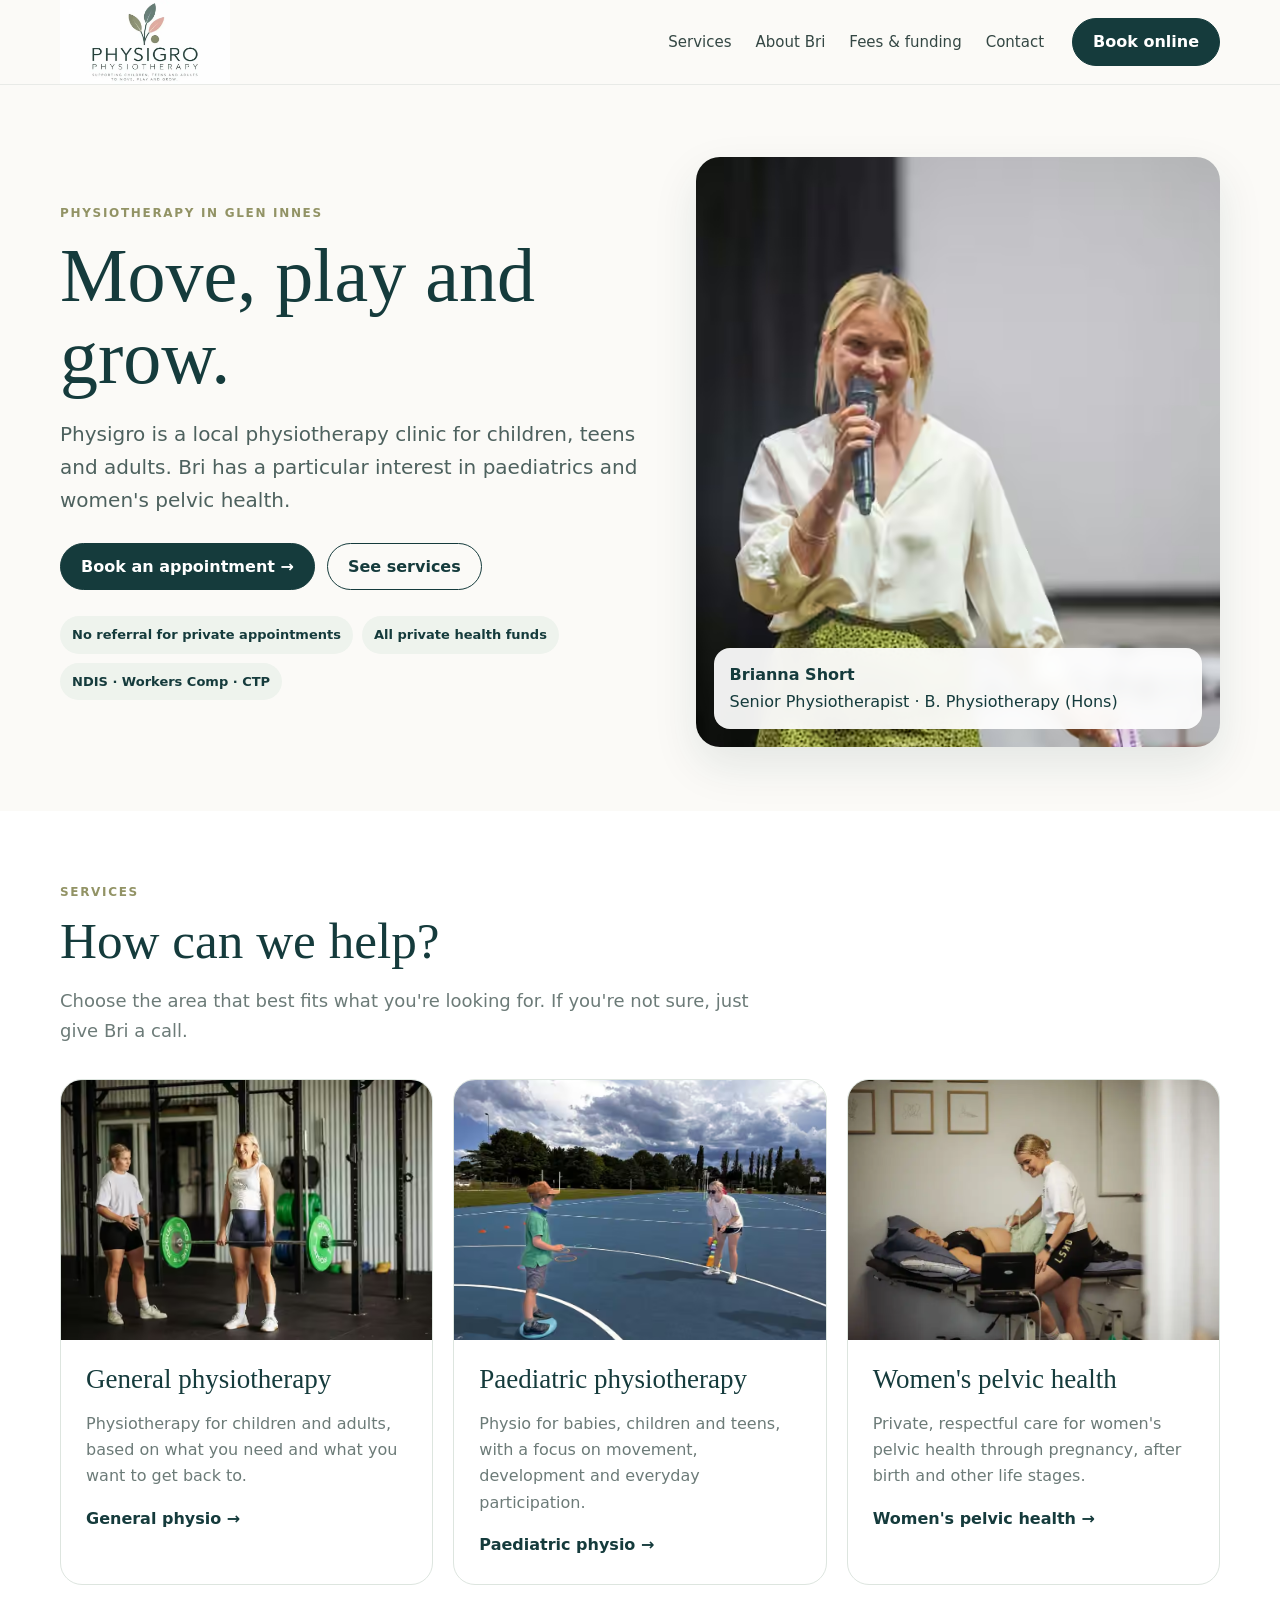
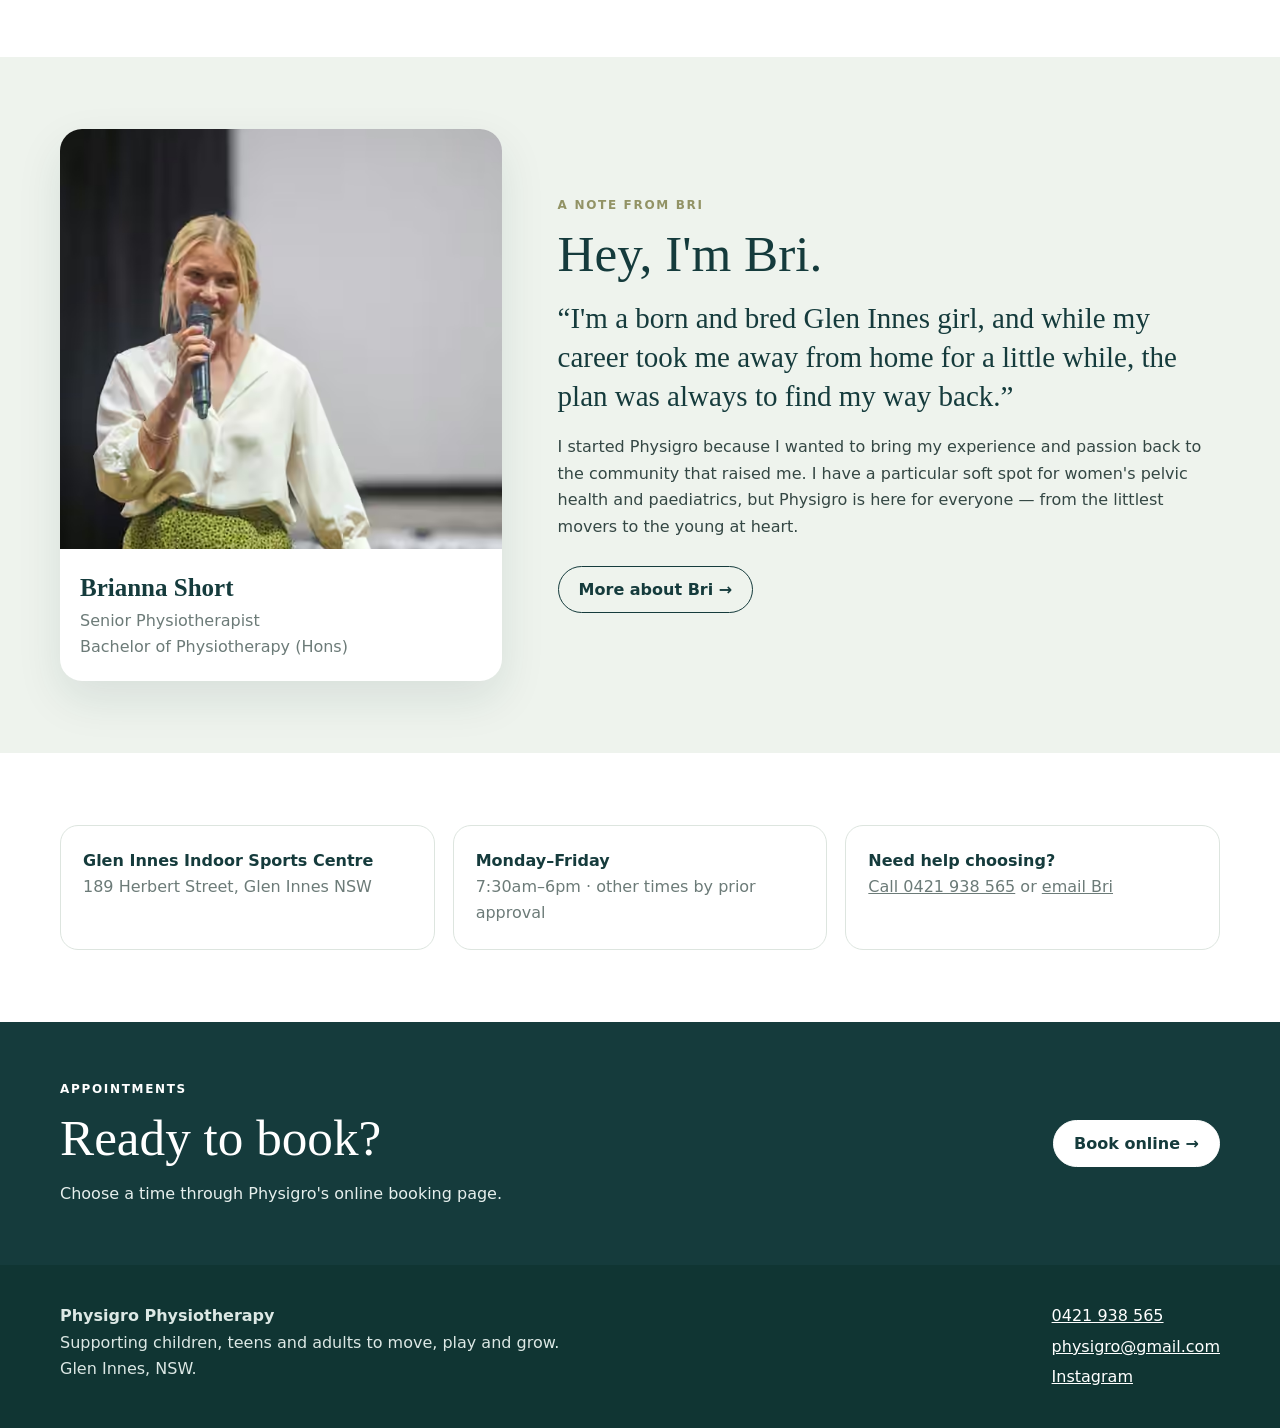
<file: index.html>
<!doctype html><html lang="en-AU"><head><meta charset="utf-8"><meta name="viewport" content="width=device-width,initial-scale=1"><meta name="theme-color" content="#fbfaf7"><meta name="robots" content="index,follow"><title>Physigro Physiotherapy | Glen Innes</title><meta name="description" content="Local physiotherapy in Glen Innes for children, teens and adults, with a particular interest in paediatrics and women's pelvic health."><link rel="canonical" href="https://physigro.com.au/"><link rel="stylesheet" href="styles.css"></head><body><a class="skip" href="#main">Skip to content</a><header><div class="wrap nav"><a class="brand" href="index.html" aria-label="Physigro home"><img src="physigro-logo.webp" alt="Physigro Physiotherapy"></a><nav class="links" aria-label="Primary"><a href="#services">Services</a><a href="about.html">About Bri</a><a href="fees.html">Fees & funding</a><a href="contact.html">Contact</a></nav><a class="btn" href="https://physigro.bookings.pracsuite.com" target="_blank" rel="noopener">Book online</a><button class="menu" aria-label="Open menu" aria-expanded="false" aria-controls="mobile-nav">☰</button></div><nav class="mobile-nav" id="mobile-nav"><a href="general-physio.html">General physio</a><a href="paediatrics.html">Paediatric physio</a><a href="pelvic-health.html">Women's pelvic health</a><a href="about.html">About Bri</a><a href="fees.html">Fees & funding</a><a href="contact.html">Contact</a><a href="https://physigro.bookings.pracsuite.com" target="_blank" rel="noopener">Book online →</a></nav></header><main id="main">
<section class="hero"><div class="wrap hero-grid"><div><div class="eyebrow">Physiotherapy in Glen Innes</div><h1>Move, play and grow.</h1><p class="lead">Physigro is a local physiotherapy clinic for children, teens and adults. Bri has a particular interest in paediatrics and women's pelvic health.</p><div class="actions"><a class="btn" href="https://physigro.bookings.pracsuite.com" target="_blank" rel="noopener">Book an appointment →</a><a class="btn secondary" href="#services">See services</a></div><div class="trust"><span>No referral for private appointments</span><span>All private health funds</span><span>NDIS · Workers Comp · CTP</span></div></div><div class="hero-photo"><img src="bri-speaking.avif" width="933" height="1400" alt="Brianna Short speaking at a community event"><div class="photo-badge"><b>Brianna Short</b>Senior Physiotherapist · B. Physiotherapy (Hons)</div></div></div></section>
<section class="section white" id="services"><div class="wrap"><div class="head"><div class="eyebrow">Services</div><h2>How can we help?</h2><p>Choose the area that best fits what you're looking for. If you're not sure, just give Bri a call.</p></div><div class="cards"><article class="card"><div class="card-img general"><img src="general-physio.avif" width="1400" height="933" alt="Bri coaching a client through a strength exercise" loading="lazy"></div><div class="card-body"><h3>General physiotherapy</h3><p>Physiotherapy for children and adults, based on what you need and what you want to get back to.</p><a class="more" href="general-physio.html">General physio →</a></div></article><article class="card"><div class="card-img paeds"><img src="paediatrics.avif" width="1400" height="1050" alt="Bri working with a child during an outdoor movement activity" loading="lazy"></div><div class="card-body"><h3>Paediatric physiotherapy</h3><p>Physio for babies, children and teens, with a focus on movement, development and everyday participation.</p><a class="more" href="paediatrics.html">Paediatric physio →</a></div></article><article class="card"><div class="card-img pelvic"><img src="pelvic-health.webp" width="1400" height="933" alt="Women's pelvic health physiotherapy appointment" loading="lazy"></div><div class="card-body"><h3>Women's pelvic health</h3><p>Private, respectful care for women's pelvic health through pregnancy, after birth and other life stages.</p><a class="more" href="pelvic-health.html">Women's pelvic health →</a></div></article></div></div></section>
<section class="section sage"><div class="wrap about"><div class="about-card"><img src="bri-speaking.avif" width="933" height="1400" alt="Brianna Short"><strong>Brianna Short</strong><span>Senior Physiotherapist<br>Bachelor of Physiotherapy (Hons)</span></div><div><div class="eyebrow">A note from Bri</div><h2 style="margin:7px 0 13px">Hey, I'm Bri.</h2><blockquote class="quote">“I'm a born and bred Glen Innes girl, and while my career took me away from home for a little while, the plan was always to find my way back.”</blockquote><p>I started Physigro because I wanted to bring my experience and passion back to the community that raised me. I have a particular soft spot for women's pelvic health and paediatrics, but Physigro is here for everyone — from the littlest movers to the young at heart.</p><div class="actions"><a class="btn secondary" href="about.html">More about Bri →</a></div></div></div></section>
<section class="section white"><div class="wrap quick"><div class="quickitem"><b>Glen Innes Indoor Sports Centre</b><span>189 Herbert Street, Glen Innes NSW</span></div><div class="quickitem"><b>Monday–Friday</b><span>7:30am–6pm · other times by prior approval</span></div><div class="quickitem"><b>Need help choosing?</b><span><a href="tel:+61421938565">Call 0421 938 565</a> or <a href="mailto:physigro@gmail.com">email Bri</a></span></div></div></section><section class="cta"><div class="wrap cta-in"><div><div class="eyebrow">Appointments</div><h2>Ready to book?</h2><p>Choose a time through Physigro's online booking page.</p></div><a class="btn" href="https://physigro.bookings.pracsuite.com" target="_blank" rel="noopener">Book online →</a></div></section></main>
<footer><div class="wrap foot"><p><strong>Physigro Physiotherapy</strong><br>Supporting children, teens and adults to move, play and grow.<br>Glen Innes, NSW.</p><div class="footlinks"><a href="tel:+61421938565">0421 938 565</a><a href="mailto:physigro@gmail.com">physigro@gmail.com</a><a href="https://www.instagram.com/physigro/" target="_blank" rel="noopener">Instagram</a></div></div></footer><a class="mobilebook" href="https://physigro.bookings.pracsuite.com" target="_blank" rel="noopener">Book an appointment →</a><script>const b=document.querySelector('.menu'),n=document.querySelector('.mobile-nav');if(b&&n){b.onclick=()=>{const o=n.classList.toggle('open');b.setAttribute('aria-expanded',String(o))};n.querySelectorAll('a').forEach(a=>a.onclick=()=>{n.classList.remove('open');b.setAttribute('aria-expanded','false')})}</script></body></html>
</file>
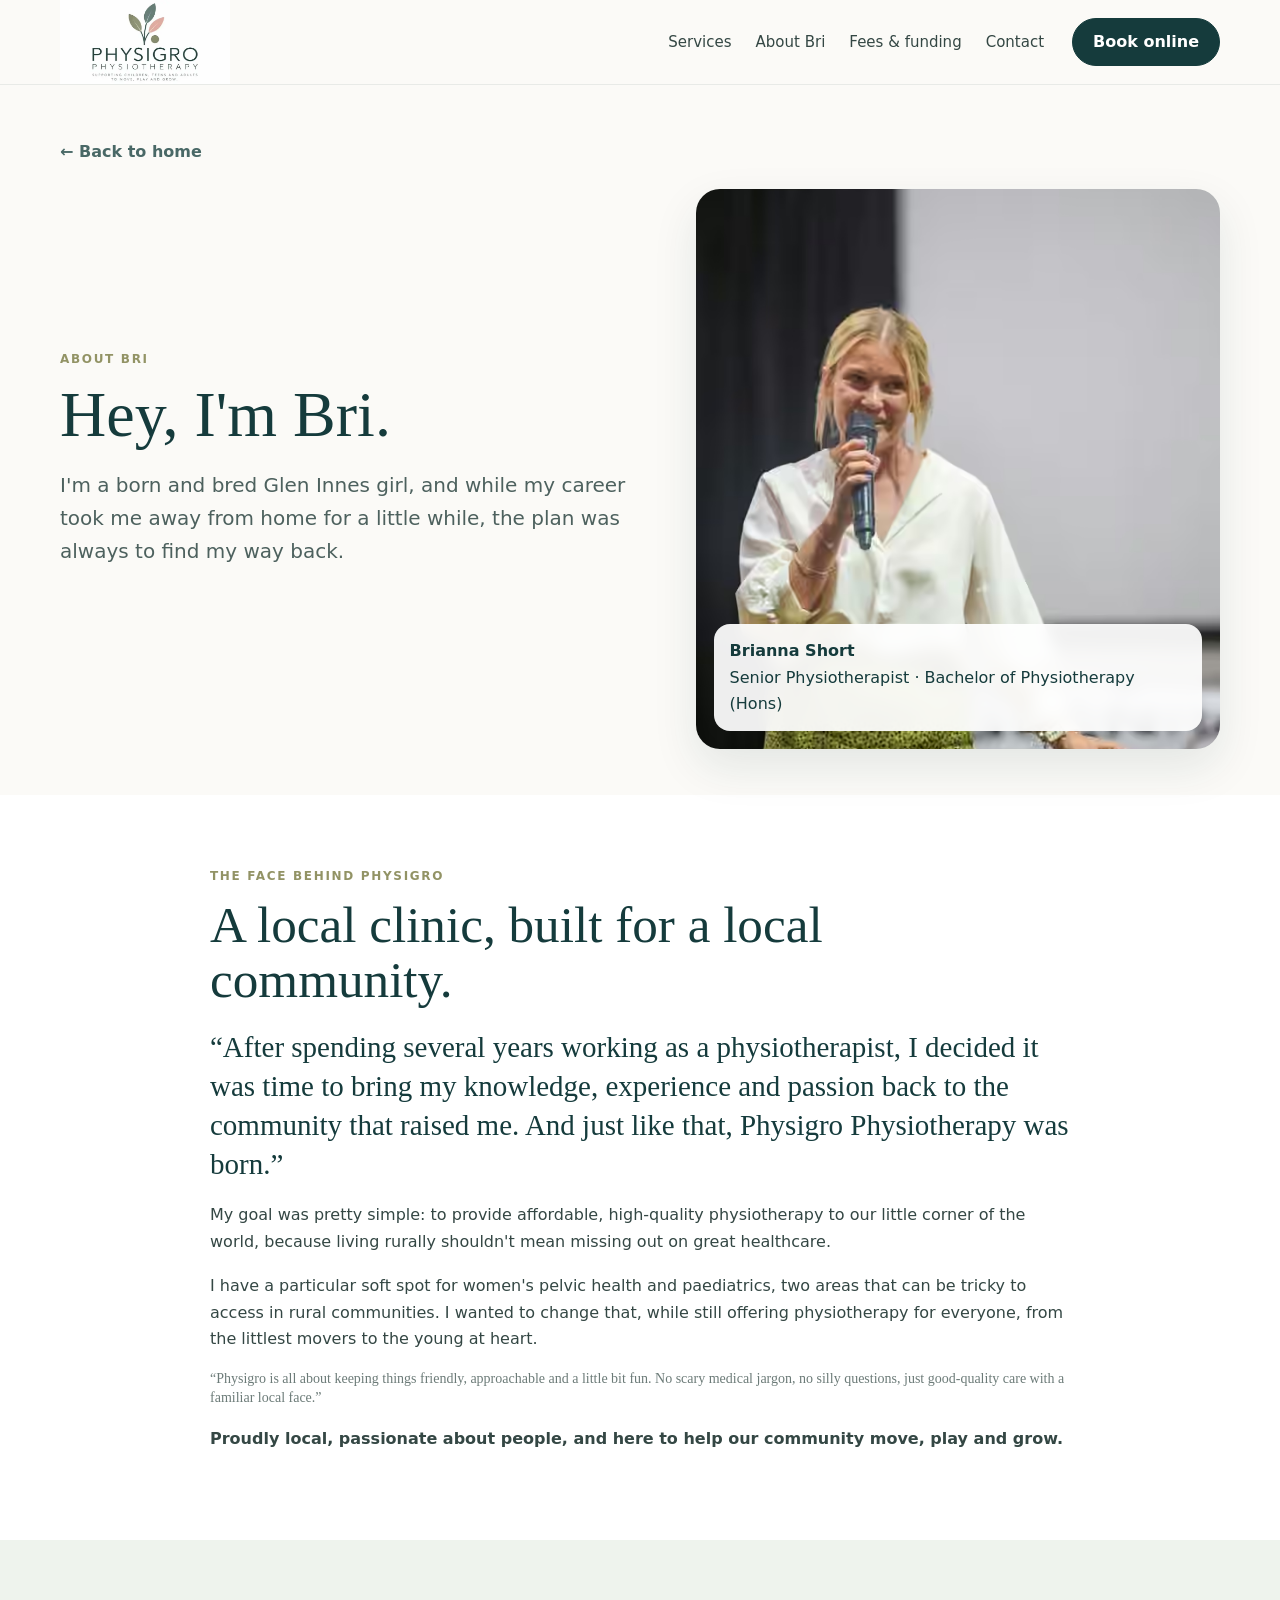
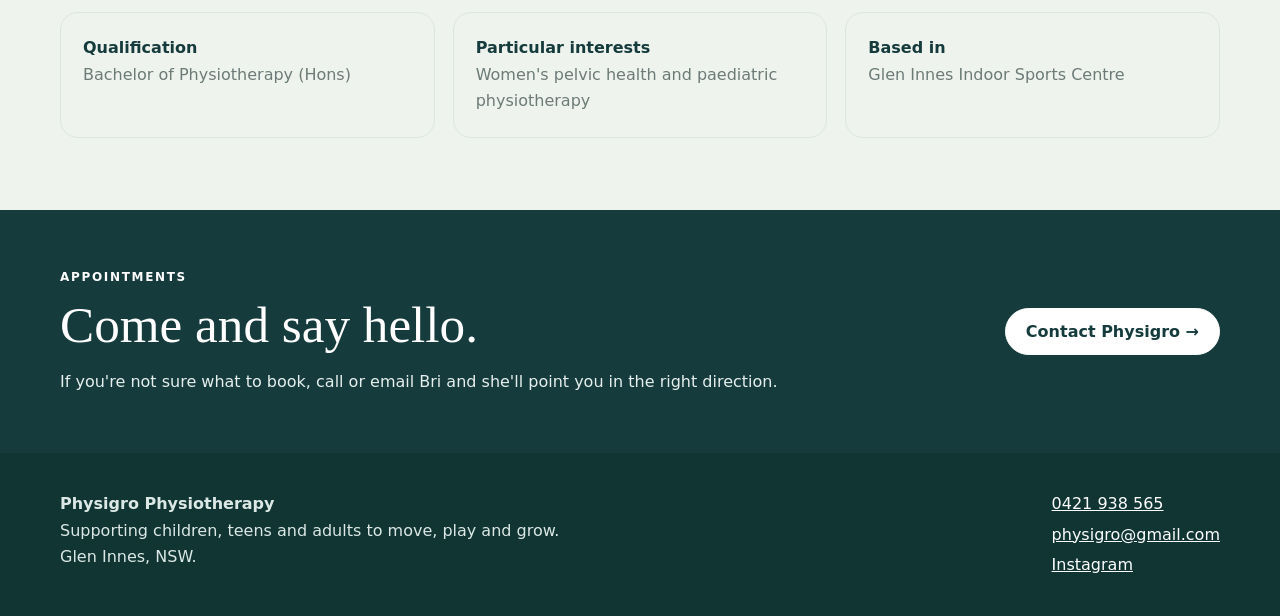
<file: about.html>
<!doctype html><html lang="en-AU"><head><meta charset="utf-8"><meta name="viewport" content="width=device-width,initial-scale=1"><meta name="theme-color" content="#fbfaf7"><meta name="robots" content="index,follow"><title>About Bri | Physigro Physiotherapy</title><meta name="description" content="Meet Brianna Short, Senior Physiotherapist and founder of Physigro Physiotherapy in Glen Innes."><link rel="canonical" href="https://physigro.com.au/about.html"><link rel="stylesheet" href="styles.css"></head><body><a class="skip" href="#main">Skip to content</a><header><div class="wrap nav"><a class="brand" href="index.html" aria-label="Physigro home"><img src="physigro-logo.webp" alt="Physigro Physiotherapy"></a><nav class="links"><a href="index.html#services">Services</a><a href="about.html">About Bri</a><a href="fees.html">Fees & funding</a><a href="contact.html">Contact</a></nav><a class="btn" href="https://physigro.bookings.pracsuite.com" target="_blank" rel="noopener">Book online</a><button class="menu" aria-label="Open menu" aria-expanded="false" aria-controls="mobile-nav">☰</button></div><nav class="mobile-nav" id="mobile-nav"><a href="general-physio.html">General physio</a><a href="paediatrics.html">Paediatric physio</a><a href="pelvic-health.html">Women's pelvic health</a><a href="about.html">About Bri</a><a href="fees.html">Fees & funding</a><a href="contact.html">Contact</a><a href="https://physigro.bookings.pracsuite.com" target="_blank" rel="noopener">Book online →</a></nav></header><main id="main"><section class="page-hero"><div class="wrap"><a class="back" href="index.html">← Back to home</a><div class="page-grid"><div><div class="eyebrow">About Bri</div><h1>Hey, I'm Bri.</h1><p class="lead">I'm a born and bred Glen Innes girl, and while my career took me away from home for a little while, the plan was always to find my way back.</p></div><div class="page-photo portrait"><img src="bri-speaking.avif" width="933" height="1400" alt="Brianna Short speaking at a community event"><div class="photo-badge"><b>Brianna Short</b>Senior Physiotherapist · Bachelor of Physiotherapy (Hons)</div></div></div></div></section><section class="section white"><div class="wrap" style="max-width:860px"><div class="eyebrow">The face behind Physigro</div><h2 style="margin:8px 0 20px">A local clinic, built for a local community.</h2><blockquote class="quote">“After spending several years working as a physiotherapist, I decided it was time to bring my knowledge, experience and passion back to the community that raised me. And just like that, Physigro Physiotherapy was born.”</blockquote><p style="margin-bottom:18px">My goal was pretty simple: to provide affordable, high-quality physiotherapy to our little corner of the world, because living rurally shouldn't mean missing out on great healthcare.</p><p style="margin-bottom:18px">I have a particular soft spot for women's pelvic health and paediatrics, two areas that can be tricky to access in rural communities. I wanted to change that, while still offering physiotherapy for everyone, from the littlest movers to the young at heart.</p><blockquote class="quote small">“Physigro is all about keeping things friendly, approachable and a little bit fun. No scary medical jargon, no silly questions, just good-quality care with a familiar local face.”</blockquote><p><strong>Proudly local, passionate about people, and here to help our community move, play and grow.</strong></p></div></section><section class="section sage"><div class="wrap quick"><div class="quickitem"><b>Qualification</b><span>Bachelor of Physiotherapy (Hons)</span></div><div class="quickitem"><b>Particular interests</b><span>Women's pelvic health and paediatric physiotherapy</span></div><div class="quickitem"><b>Based in</b><span>Glen Innes Indoor Sports Centre</span></div></div></section><section class="cta"><div class="wrap cta-in"><div><div class="eyebrow">Appointments</div><h2>Come and say hello.</h2><p>If you're not sure what to book, call or email Bri and she'll point you in the right direction.</p></div><a class="btn" href="contact.html">Contact Physigro →</a></div></section></main><footer><div class="wrap foot"><p><strong>Physigro Physiotherapy</strong><br>Supporting children, teens and adults to move, play and grow.<br>Glen Innes, NSW.</p><div class="footlinks"><a href="tel:+61421938565">0421 938 565</a><a href="mailto:physigro@gmail.com">physigro@gmail.com</a><a href="https://www.instagram.com/physigro/" target="_blank" rel="noopener">Instagram</a></div></div></footer><a class="mobilebook" href="https://physigro.bookings.pracsuite.com" target="_blank" rel="noopener">Book an appointment →</a><script>const b=document.querySelector('.menu'),n=document.querySelector('.mobile-nav');if(b&&n){b.onclick=()=>{const o=n.classList.toggle('open');b.setAttribute('aria-expanded',String(o))};n.querySelectorAll('a').forEach(a=>a.onclick=()=>{n.classList.remove('open');b.setAttribute('aria-expanded','false')})}</script></body></html>
</file>
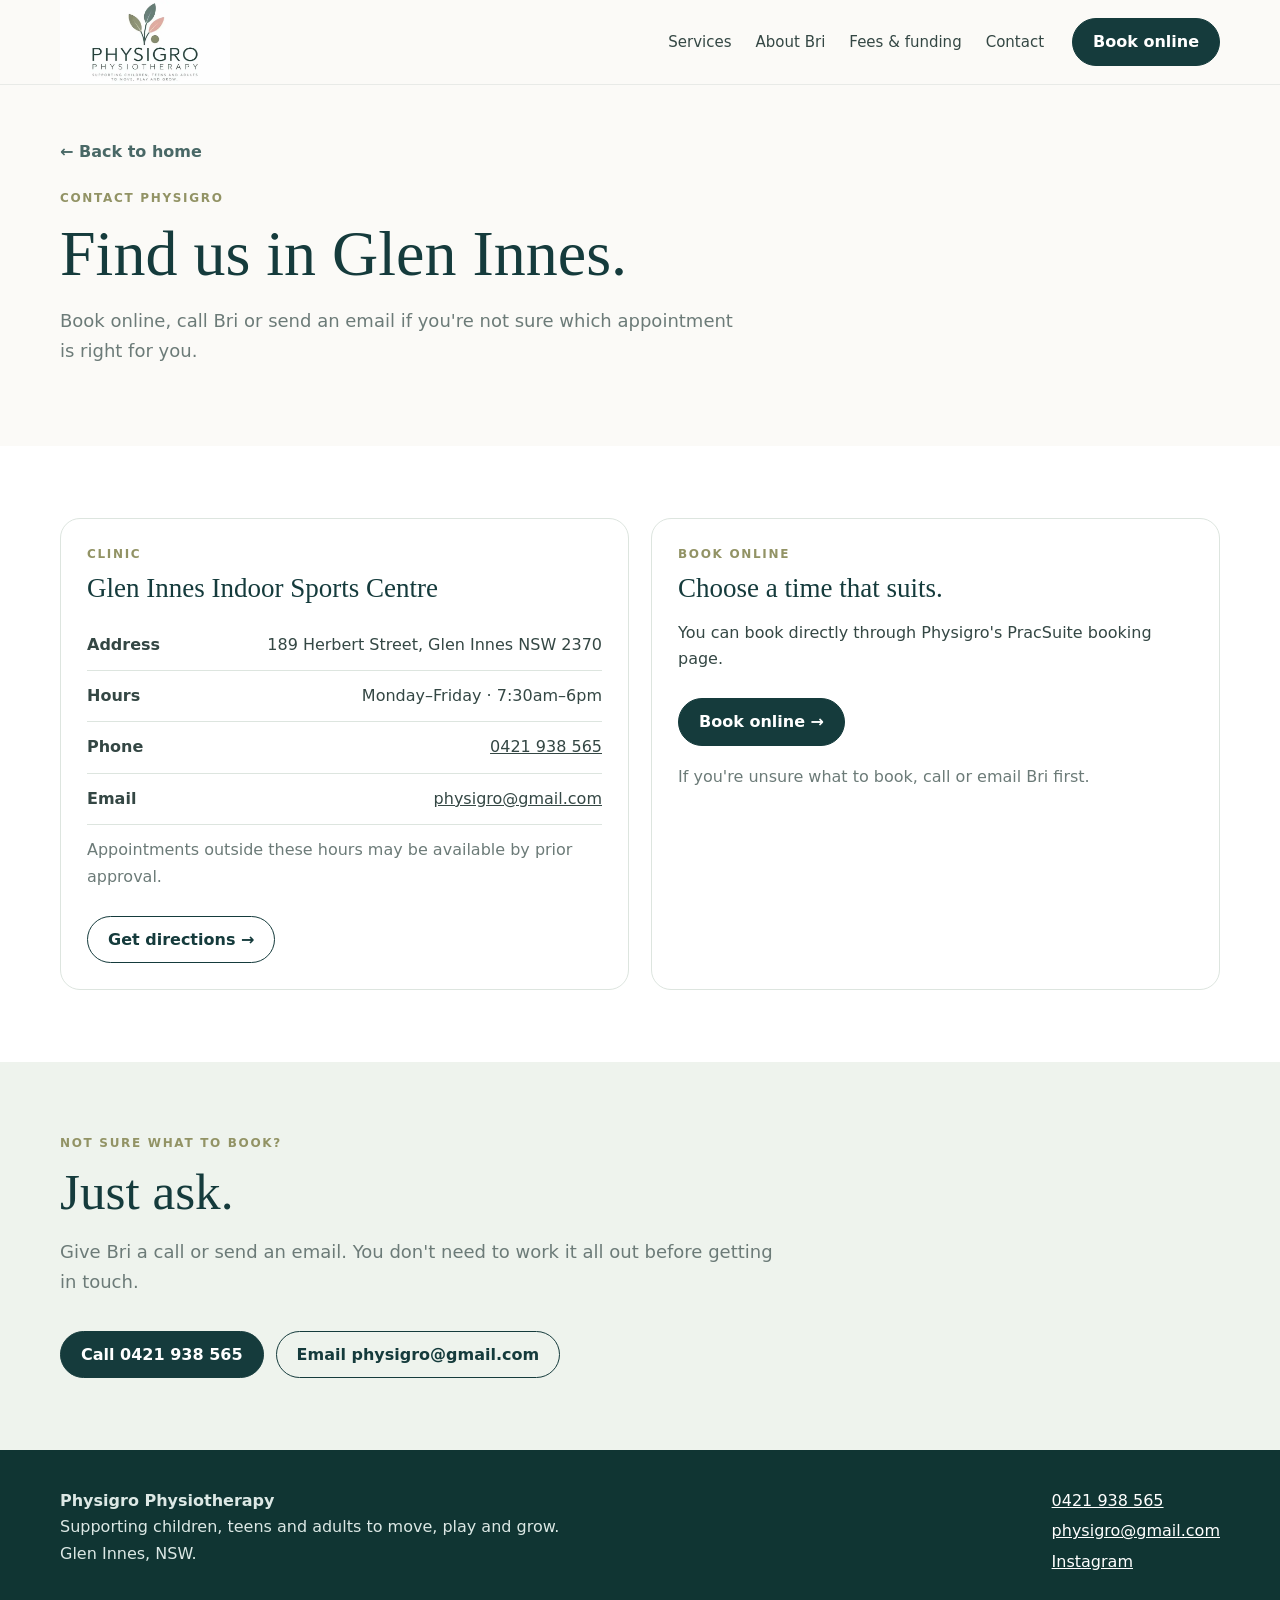
<file: contact.html>
<!doctype html><html lang="en-AU"><head><meta charset="utf-8"><meta name="viewport" content="width=device-width,initial-scale=1"><meta name="theme-color" content="#fbfaf7"><meta name="robots" content="index,follow"><title>Contact Physigro | Glen Innes</title><meta name="description" content="Contact Physigro Physiotherapy at Glen Innes Indoor Sports Centre, 189 Herbert Street, Glen Innes NSW."><link rel="canonical" href="https://physigro.com.au/contact.html"><link rel="stylesheet" href="styles.css"></head><body><a class="skip" href="#main">Skip to content</a><header><div class="wrap nav"><a class="brand" href="index.html" aria-label="Physigro home"><img src="physigro-logo.webp" alt="Physigro Physiotherapy"></a><nav class="links"><a href="index.html#services">Services</a><a href="about.html">About Bri</a><a href="fees.html">Fees & funding</a><a href="contact.html">Contact</a></nav><a class="btn" href="https://physigro.bookings.pracsuite.com" target="_blank" rel="noopener">Book online</a><button class="menu" aria-label="Open menu" aria-expanded="false" aria-controls="mobile-nav">☰</button></div><nav class="mobile-nav" id="mobile-nav"><a href="general-physio.html">General physio</a><a href="paediatrics.html">Paediatric physio</a><a href="pelvic-health.html">Women's pelvic health</a><a href="about.html">About Bri</a><a href="fees.html">Fees & funding</a><a href="contact.html">Contact</a><a href="https://physigro.bookings.pracsuite.com" target="_blank" rel="noopener">Book online →</a></nav></header><main id="main"><section class="page-hero"><div class="wrap"><a class="back" href="index.html">← Back to home</a><div class="head"><div class="eyebrow">Contact Physigro</div><h1>Find us in Glen Innes.</h1><p class="lead">Book online, call Bri or send an email if you're not sure which appointment is right for you.</p></div></div></section><section class="section white"><div class="wrap visit"><div class="panel"><div class="eyebrow">Clinic</div><h3>Glen Innes Indoor Sports Centre</h3><div class="row"><b>Address</b><span>189 Herbert Street, Glen Innes NSW 2370</span></div><div class="row"><b>Hours</b><span>Monday–Friday · 7:30am–6pm</span></div><div class="row"><b>Phone</b><a href="tel:+61421938565">0421 938 565</a></div><div class="row"><b>Email</b><a href="mailto:physigro@gmail.com">physigro@gmail.com</a></div><p class="muted" style="margin-top:12px">Appointments outside these hours may be available by prior approval.</p><div class="actions"><a class="btn secondary" href="https://www.google.com/maps/search/?api=1&query=Glen+Innes+Indoor+Sports+Centre+189+Herbert+Street+Glen+Innes+NSW+2370" target="_blank" rel="noopener">Get directions →</a></div></div><div class="panel"><div class="eyebrow">Book online</div><h3>Choose a time that suits.</h3><p>You can book directly through Physigro's PracSuite booking page.</p><div class="actions"><a class="btn" href="https://physigro.bookings.pracsuite.com" target="_blank" rel="noopener">Book online →</a></div><p class="muted" style="margin-top:18px">If you're unsure what to book, call or email Bri first.</p></div></div></section><section class="section sage"><div class="wrap"><div class="head"><div class="eyebrow">Not sure what to book?</div><h2>Just ask.</h2><p>Give Bri a call or send an email. You don't need to work it all out before getting in touch.</p></div><div class="actions"><a class="btn" href="tel:+61421938565">Call 0421 938 565</a><a class="btn secondary" href="mailto:physigro@gmail.com">Email physigro@gmail.com</a></div></div></section></main><footer><div class="wrap foot"><p><strong>Physigro Physiotherapy</strong><br>Supporting children, teens and adults to move, play and grow.<br>Glen Innes, NSW.</p><div class="footlinks"><a href="tel:+61421938565">0421 938 565</a><a href="mailto:physigro@gmail.com">physigro@gmail.com</a><a href="https://www.instagram.com/physigro/" target="_blank" rel="noopener">Instagram</a></div></div></footer><a class="mobilebook" href="https://physigro.bookings.pracsuite.com" target="_blank" rel="noopener">Book an appointment →</a><script>const b=document.querySelector('.menu'),n=document.querySelector('.mobile-nav');if(b&&n){b.onclick=()=>{const o=n.classList.toggle('open');b.setAttribute('aria-expanded',String(o))};n.querySelectorAll('a').forEach(a=>a.onclick=()=>{n.classList.remove('open');b.setAttribute('aria-expanded','false')})}</script></body></html>
</file>
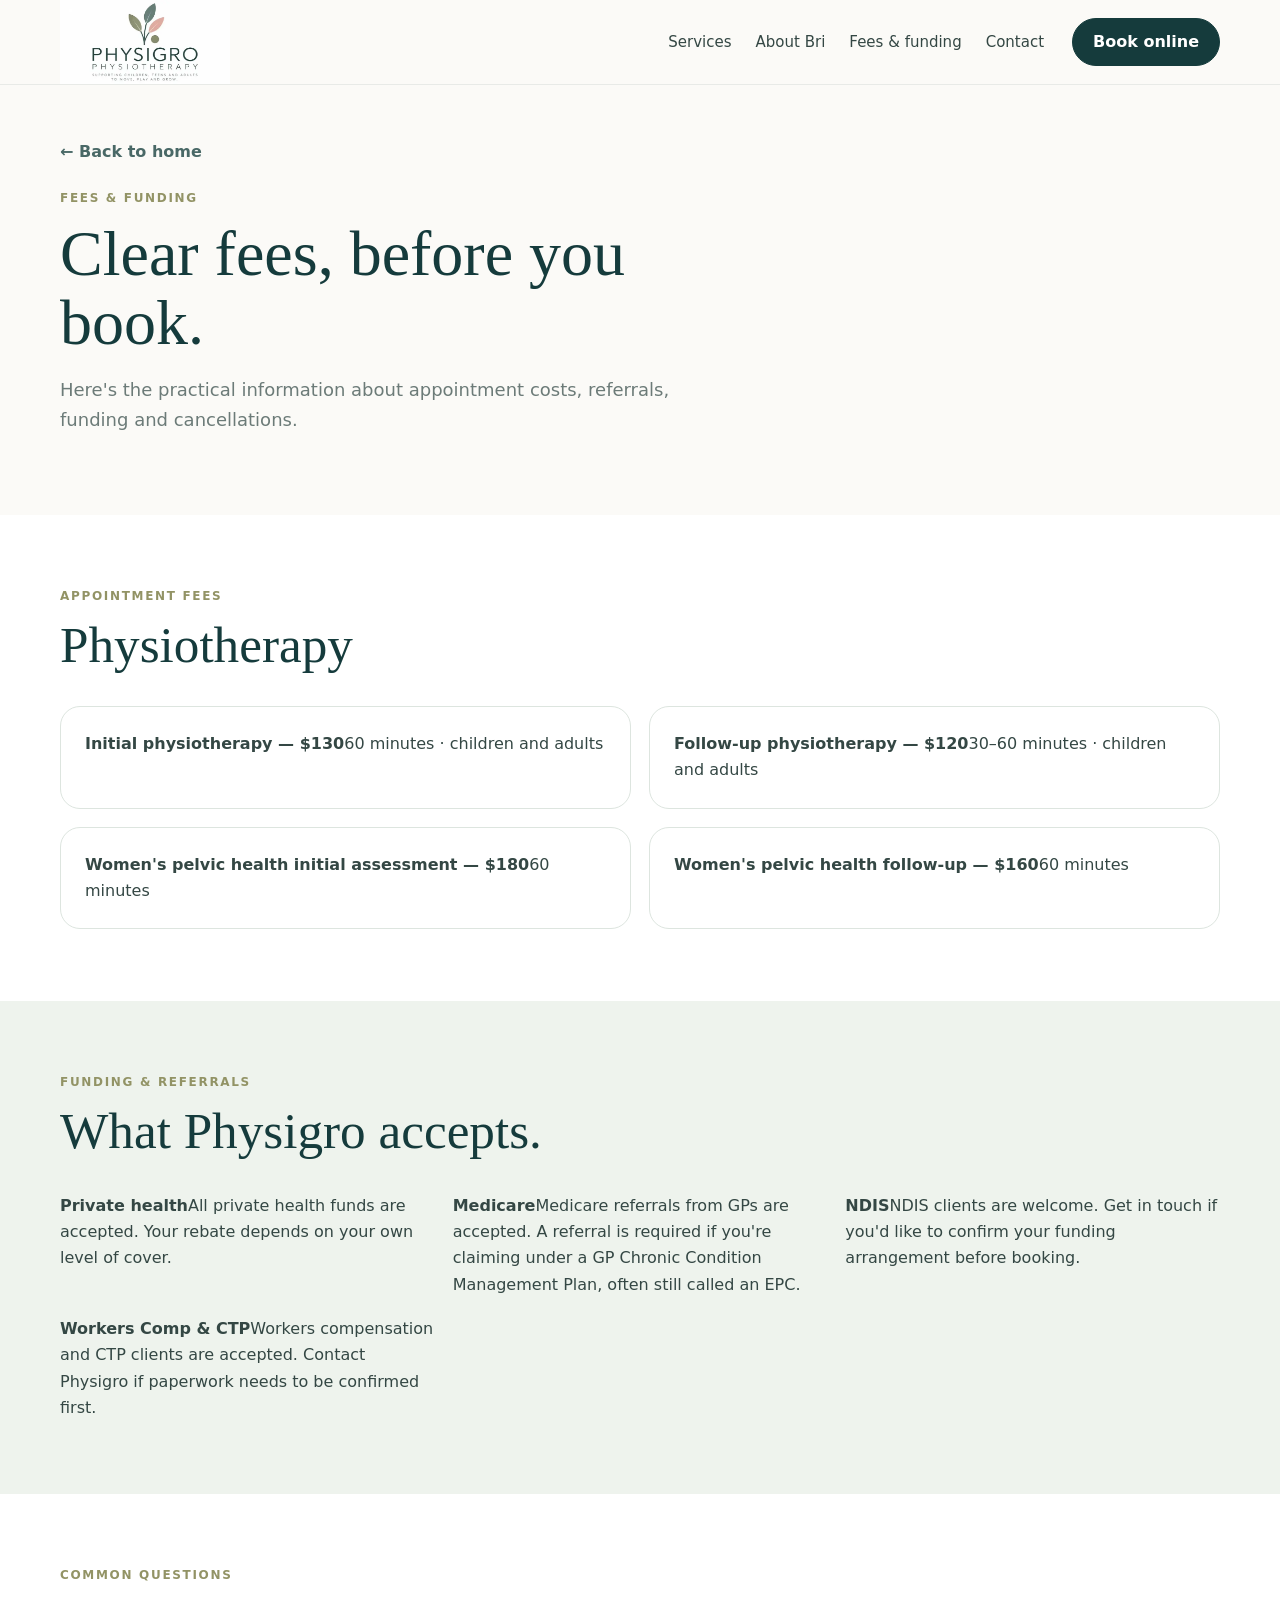
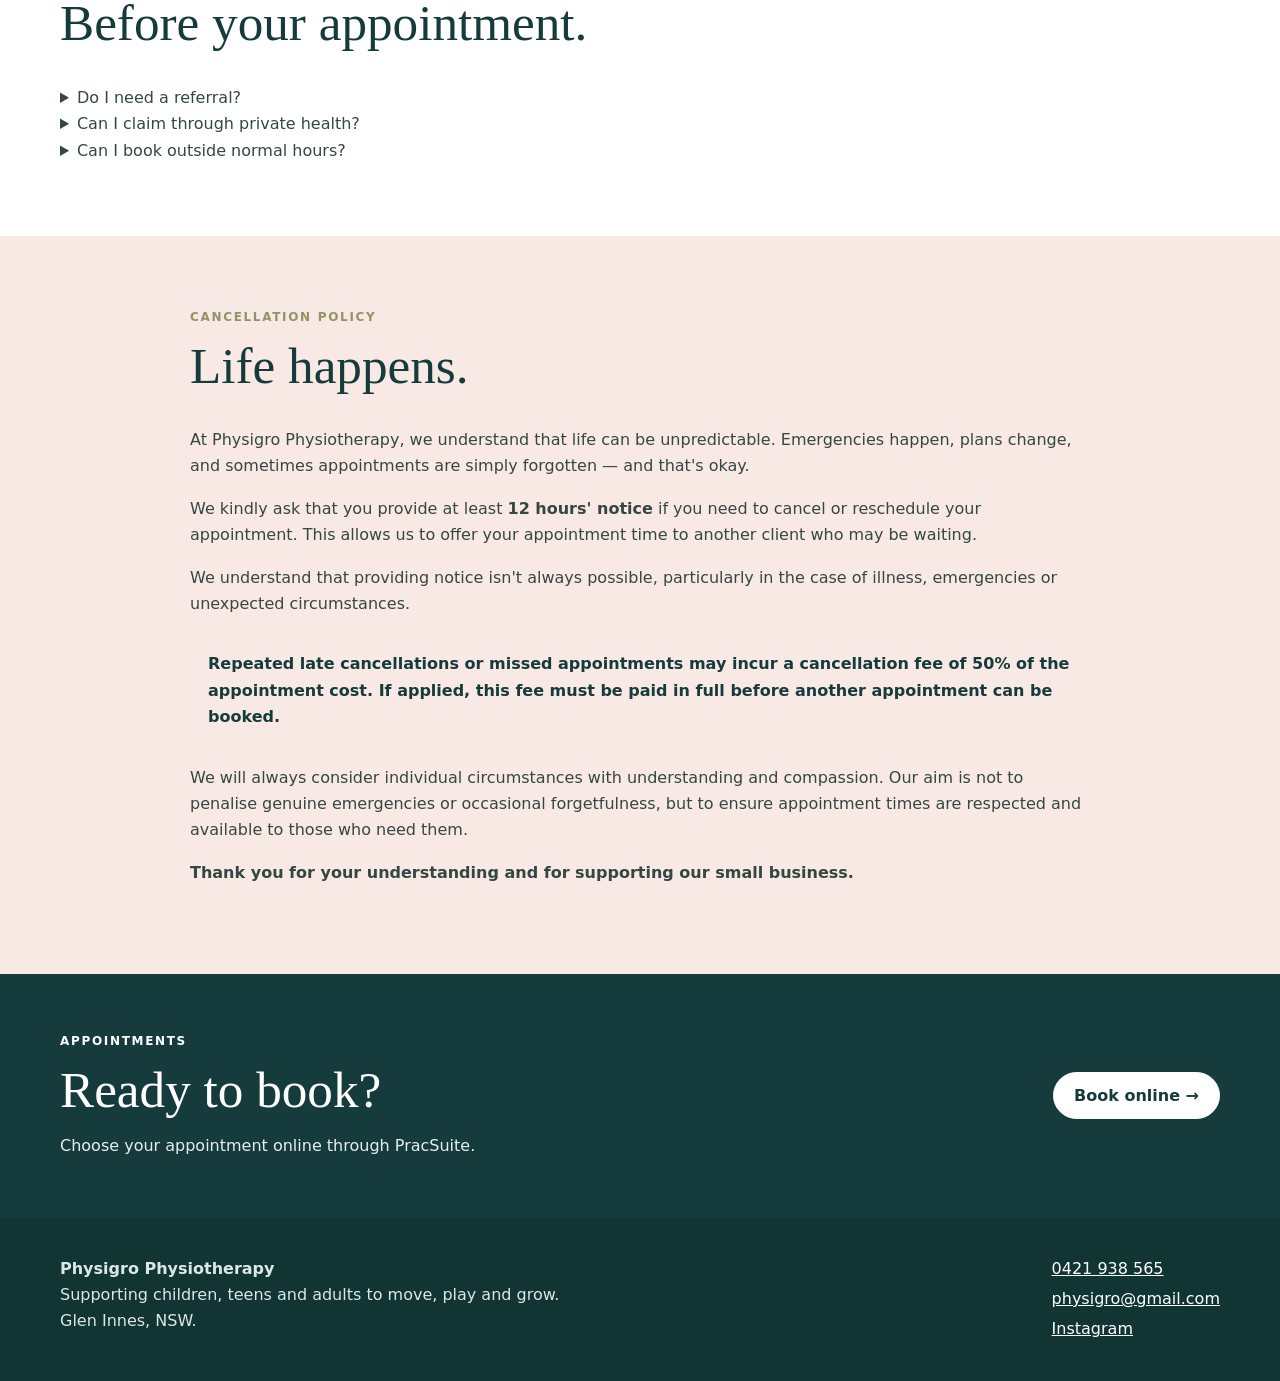
<file: fees.html>
<!doctype html><html lang="en-AU"><head><meta charset="utf-8"><meta name="viewport" content="width=device-width,initial-scale=1"><meta name="theme-color" content="#fbfaf7"><meta name="robots" content="index,follow"><title>Fees & Funding | Physigro Physiotherapy</title><meta name="description" content="Physigro physiotherapy fees, private health, Medicare, NDIS, Workers Comp, CTP and cancellation policy."><link rel="canonical" href="https://physigro.com.au/fees.html"><link rel="stylesheet" href="styles.css"></head><body><a class="skip" href="#main">Skip to content</a><header><div class="wrap nav"><a class="brand" href="index.html" aria-label="Physigro home"><img src="physigro-logo.webp" alt="Physigro Physiotherapy"></a><nav class="links"><a href="index.html#services">Services</a><a href="about.html">About Bri</a><a href="fees.html">Fees & funding</a><a href="contact.html">Contact</a></nav><a class="btn" href="https://physigro.bookings.pracsuite.com" target="_blank" rel="noopener">Book online</a><button class="menu" aria-label="Open menu" aria-expanded="false" aria-controls="mobile-nav">☰</button></div><nav class="mobile-nav" id="mobile-nav"><a href="general-physio.html">General physio</a><a href="paediatrics.html">Paediatric physio</a><a href="pelvic-health.html">Women's pelvic health</a><a href="about.html">About Bri</a><a href="fees.html">Fees & funding</a><a href="contact.html">Contact</a><a href="https://physigro.bookings.pracsuite.com" target="_blank" rel="noopener">Book online →</a></nav></header><main id="main"><section class="page-hero"><div class="wrap"><a class="back" href="index.html">← Back to home</a><div class="head"><div class="eyebrow">Fees & funding</div><h1>Clear fees, before you book.</h1><p class="lead">Here's the practical information about appointment costs, referrals, funding and cancellations.</p></div></div></section><section class="section white"><div class="wrap"><div class="head"><div class="eyebrow">Appointment fees</div><h2>Physiotherapy</h2></div><div class="pricegrid"><div class="price"><strong>Initial physiotherapy — $130</strong><span>60 minutes · children and adults</span></div><div class="price"><strong>Follow-up physiotherapy — $120</strong><span>30–60 minutes · children and adults</span></div><div class="price"><strong>Women's pelvic health initial assessment — $180</strong><span>60 minutes</span></div><div class="price"><strong>Women's pelvic health follow-up — $160</strong><span>60 minutes</span></div></div></div></section><section class="section sage"><div class="wrap"><div class="head"><div class="eyebrow">Funding & referrals</div><h2>What Physigro accepts.</h2></div><div class="funding"><div><b>Private health</b><span>All private health funds are accepted. Your rebate depends on your own level of cover.</span></div><div><b>Medicare</b><span>Medicare referrals from GPs are accepted. A referral is required if you're claiming under a GP Chronic Condition Management Plan, often still called an EPC.</span></div><div><b>NDIS</b><span>NDIS clients are welcome. Get in touch if you'd like to confirm your funding arrangement before booking.</span></div><div><b>Workers Comp & CTP</b><span>Workers compensation and CTP clients are accepted. Contact Physigro if paperwork needs to be confirmed first.</span></div></div></div></section><section class="section white"><div class="wrap"><div class="head"><div class="eyebrow">Common questions</div><h2>Before your appointment.</h2></div><details><summary>Do I need a referral?</summary><div class="detailbody"><p>No referral is needed for a private appointment. A referral is needed if you're using an eligible Medicare referral through your GP.</p></div></details><details><summary>Can I claim through private health?</summary><div class="detailbody"><p>Physigro accepts all private health funds. The amount you can claim depends on your own policy and level of cover.</p></div></details><details><summary>Can I book outside normal hours?</summary><div class="detailbody"><p>Appointments outside the usual Monday–Friday, 7:30am–6pm hours may be available with prior approval.</p></div></details></div></section><section class="section blush"><div class="wrap" style="max-width:900px"><div class="head"><div class="eyebrow">Cancellation policy</div><h2>Life happens.</h2></div><p>At Physigro Physiotherapy, we understand that life can be unpredictable. Emergencies happen, plans change, and sometimes appointments are simply forgotten — and that's okay.</p><p style="margin-top:12px">We kindly ask that you provide at least <strong>12 hours' notice</strong> if you need to cancel or reschedule your appointment. This allows us to offer your appointment time to another client who may be waiting.</p><p style="margin-top:12px">We understand that providing notice isn't always possible, particularly in the case of illness, emergencies or unexpected circumstances.</p><div class="highlight">Repeated late cancellations or missed appointments may incur a cancellation fee of 50% of the appointment cost. If applied, this fee must be paid in full before another appointment can be booked.</div><p>We will always consider individual circumstances with understanding and compassion. Our aim is not to penalise genuine emergencies or occasional forgetfulness, but to ensure appointment times are respected and available to those who need them.</p><p style="margin-top:12px"><strong>Thank you for your understanding and for supporting our small business.</strong></p></div></section><section class="cta"><div class="wrap cta-in"><div><div class="eyebrow">Appointments</div><h2>Ready to book?</h2><p>Choose your appointment online through PracSuite.</p></div><a class="btn" href="https://physigro.bookings.pracsuite.com" target="_blank" rel="noopener">Book online →</a></div></section></main><footer><div class="wrap foot"><p><strong>Physigro Physiotherapy</strong><br>Supporting children, teens and adults to move, play and grow.<br>Glen Innes, NSW.</p><div class="footlinks"><a href="tel:+61421938565">0421 938 565</a><a href="mailto:physigro@gmail.com">physigro@gmail.com</a><a href="https://www.instagram.com/physigro/" target="_blank" rel="noopener">Instagram</a></div></div></footer><a class="mobilebook" href="https://physigro.bookings.pracsuite.com" target="_blank" rel="noopener">Book an appointment →</a><script>const b=document.querySelector('.menu'),n=document.querySelector('.mobile-nav');if(b&&n){b.onclick=()=>{const o=n.classList.toggle('open');b.setAttribute('aria-expanded',String(o))};n.querySelectorAll('a').forEach(a=>a.onclick=()=>{n.classList.remove('open');b.setAttribute('aria-expanded','false')})}</script></body></html>
</file>
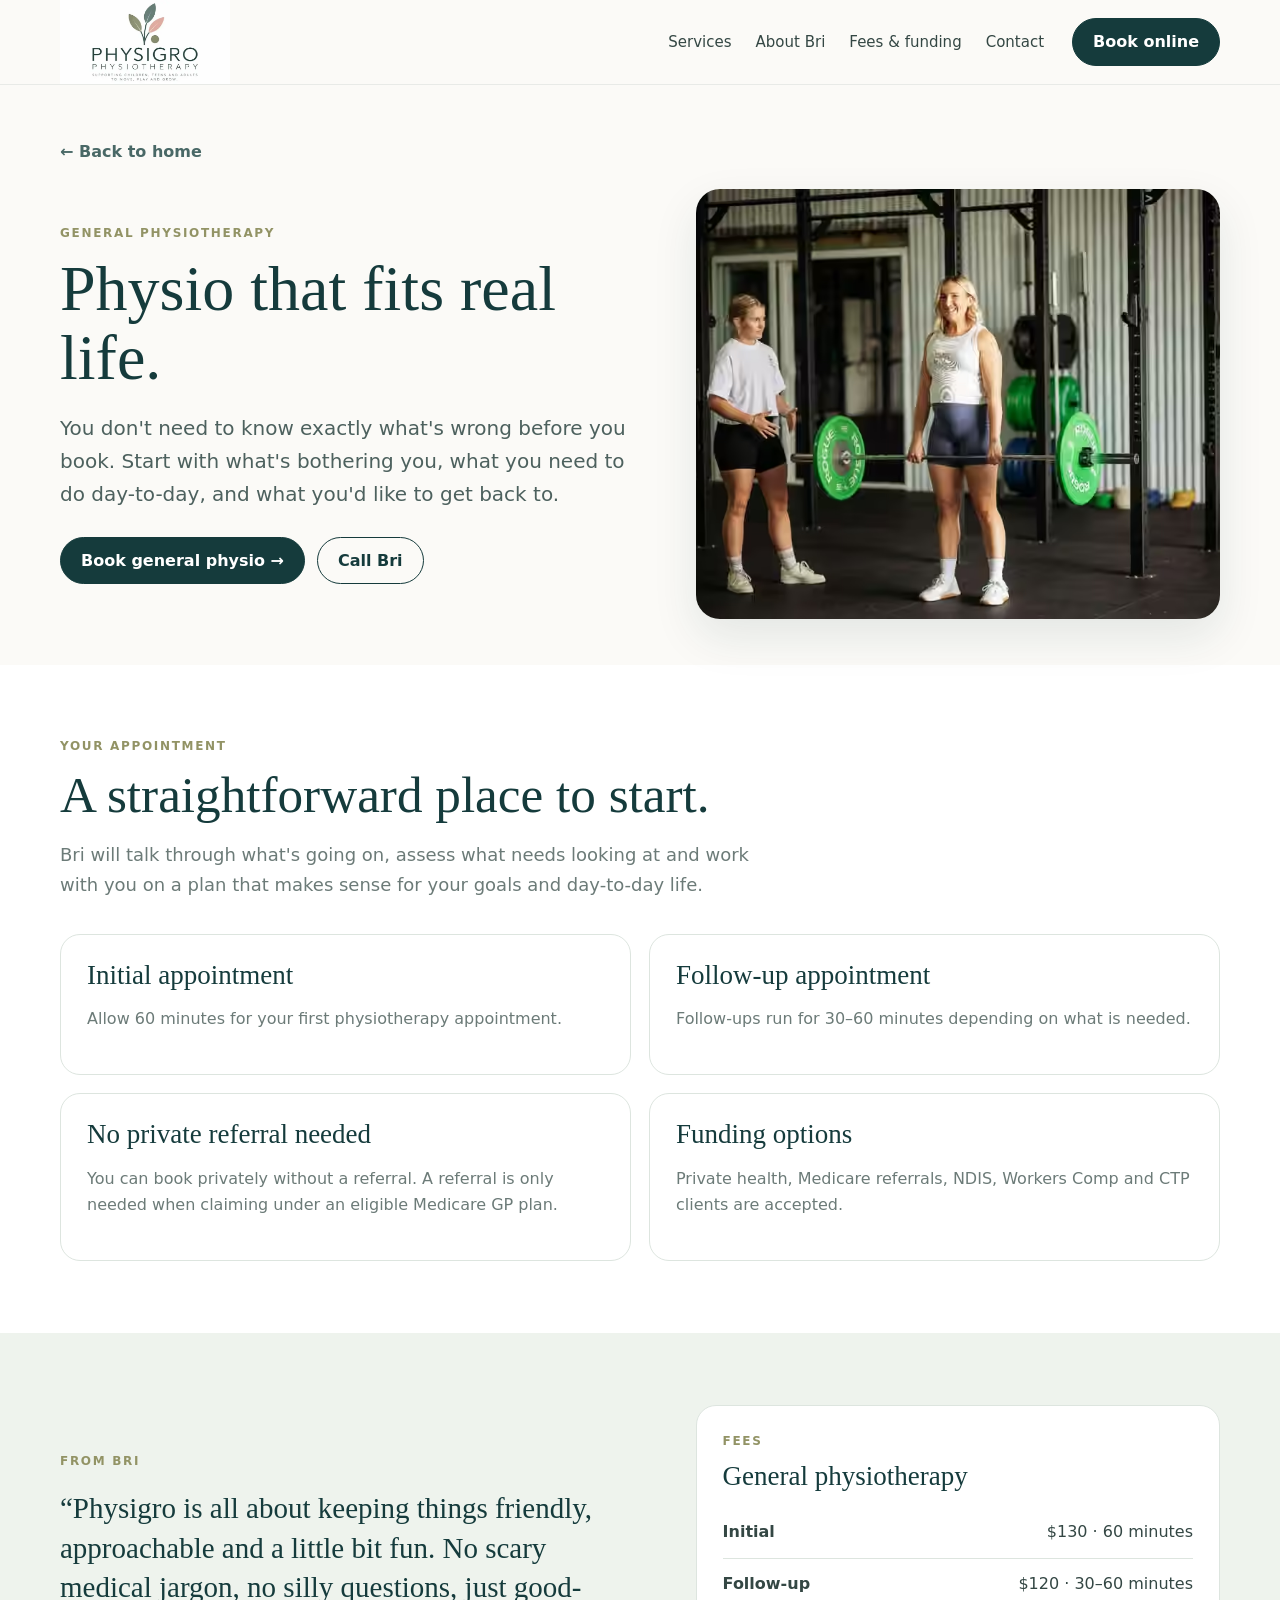
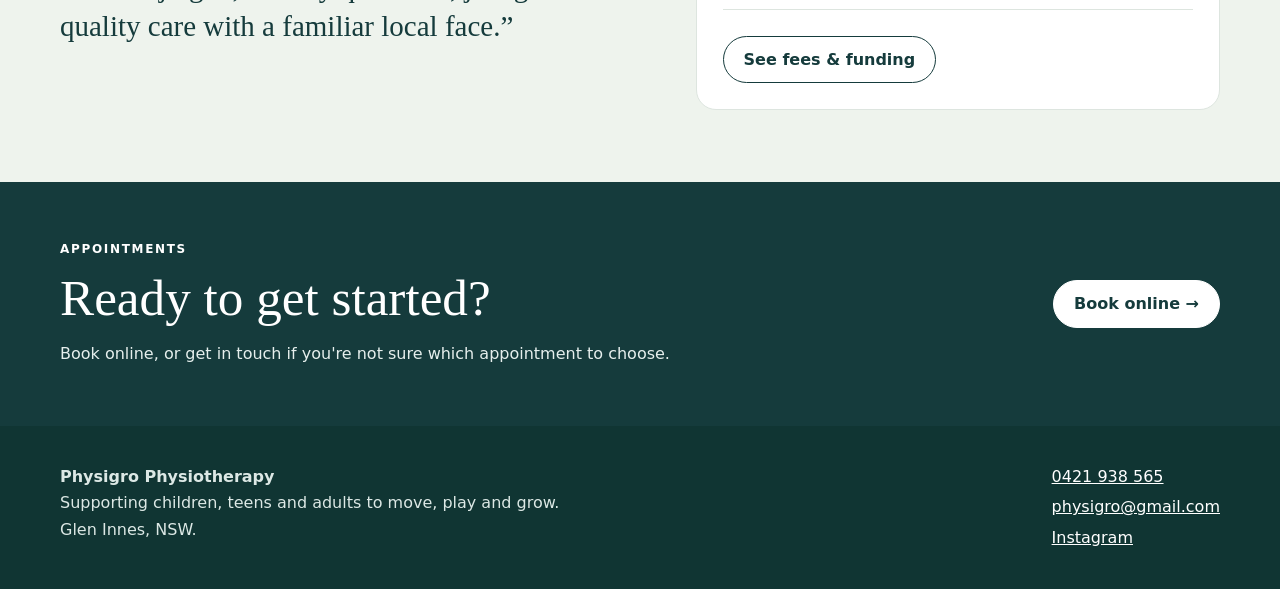
<file: general-physio.html>
<!doctype html><html lang="en-AU"><head><meta charset="utf-8"><meta name="viewport" content="width=device-width,initial-scale=1"><meta name="theme-color" content="#fbfaf7"><meta name="robots" content="index,follow"><title>General Physiotherapy | Physigro Glen Innes</title><meta name="description" content="General physiotherapy in Glen Innes for children and adults."><link rel="canonical" href="https://physigro.com.au/general-physio.html"><link rel="stylesheet" href="styles.css"></head><body><a class="skip" href="#main">Skip to content</a><header><div class="wrap nav"><a class="brand" href="index.html" aria-label="Physigro home"><img src="physigro-logo.webp" alt="Physigro Physiotherapy"></a><nav class="links"><a href="index.html#services">Services</a><a href="about.html">About Bri</a><a href="fees.html">Fees & funding</a><a href="contact.html">Contact</a></nav><a class="btn" href="https://physigro.bookings.pracsuite.com" target="_blank" rel="noopener">Book online</a><button class="menu" aria-label="Open menu" aria-expanded="false" aria-controls="mobile-nav">☰</button></div><nav class="mobile-nav" id="mobile-nav"><a href="general-physio.html">General physio</a><a href="paediatrics.html">Paediatric physio</a><a href="pelvic-health.html">Women's pelvic health</a><a href="about.html">About Bri</a><a href="fees.html">Fees & funding</a><a href="contact.html">Contact</a><a href="https://physigro.bookings.pracsuite.com" target="_blank" rel="noopener">Book online →</a></nav></header><main id="main"><section class="page-hero"><div class="wrap"><a class="back" href="index.html">← Back to home</a><div class="page-grid"><div><div class="eyebrow">General physiotherapy</div><h1>Physio that fits real life.</h1><p class="lead">You don't need to know exactly what's wrong before you book. Start with what's bothering you, what you need to do day-to-day, and what you'd like to get back to.</p><div class="actions"><a class="btn" href="https://physigro.bookings.pracsuite.com" target="_blank" rel="noopener">Book general physio →</a><a class="btn secondary" href="tel:+61421938565">Call Bri</a></div></div><div class="page-photo landscape"><img src="general-physio.avif" width="1400" height="933" alt="Bri coaching a client through a strength exercise"></div></div></div></section><section class="section white"><div class="wrap"><div class="head"><div class="eyebrow">Your appointment</div><h2>A straightforward place to start.</h2><p>Bri will talk through what's going on, assess what needs looking at and work with you on a plan that makes sense for your goals and day-to-day life.</p></div><div class="content-grid"><div class="content-card"><h3>Initial appointment</h3><p>Allow 60 minutes for your first physiotherapy appointment.</p></div><div class="content-card"><h3>Follow-up appointment</h3><p>Follow-ups run for 30–60 minutes depending on what is needed.</p></div><div class="content-card"><h3>No private referral needed</h3><p>You can book privately without a referral. A referral is only needed when claiming under an eligible Medicare GP plan.</p></div><div class="content-card"><h3>Funding options</h3><p>Private health, Medicare referrals, NDIS, Workers Comp and CTP clients are accepted.</p></div></div></div></section><section class="section sage"><div class="wrap page-grid"><div><div class="eyebrow">From Bri</div><blockquote class="quote">“Physigro is all about keeping things friendly, approachable and a little bit fun. No scary medical jargon, no silly questions, just good-quality care with a familiar local face.”</blockquote></div><div class="panel"><div class="eyebrow">Fees</div><h3>General physiotherapy</h3><div class="row"><b>Initial</b><span>$130 · 60 minutes</span></div><div class="row"><b>Follow-up</b><span>$120 · 30–60 minutes</span></div><div class="actions"><a class="btn secondary" href="fees.html">See fees & funding</a></div></div></div></section><section class="cta"><div class="wrap cta-in"><div><div class="eyebrow">Appointments</div><h2>Ready to get started?</h2><p>Book online, or get in touch if you're not sure which appointment to choose.</p></div><a class="btn" href="https://physigro.bookings.pracsuite.com" target="_blank" rel="noopener">Book online →</a></div></section></main><footer><div class="wrap foot"><p><strong>Physigro Physiotherapy</strong><br>Supporting children, teens and adults to move, play and grow.<br>Glen Innes, NSW.</p><div class="footlinks"><a href="tel:+61421938565">0421 938 565</a><a href="mailto:physigro@gmail.com">physigro@gmail.com</a><a href="https://www.instagram.com/physigro/" target="_blank" rel="noopener">Instagram</a></div></div></footer><a class="mobilebook" href="https://physigro.bookings.pracsuite.com" target="_blank" rel="noopener">Book an appointment →</a><script>const b=document.querySelector('.menu'),n=document.querySelector('.mobile-nav');if(b&&n){b.onclick=()=>{const o=n.classList.toggle('open');b.setAttribute('aria-expanded',String(o))};n.querySelectorAll('a').forEach(a=>a.onclick=()=>{n.classList.remove('open');b.setAttribute('aria-expanded','false')})}</script></body></html>
</file>
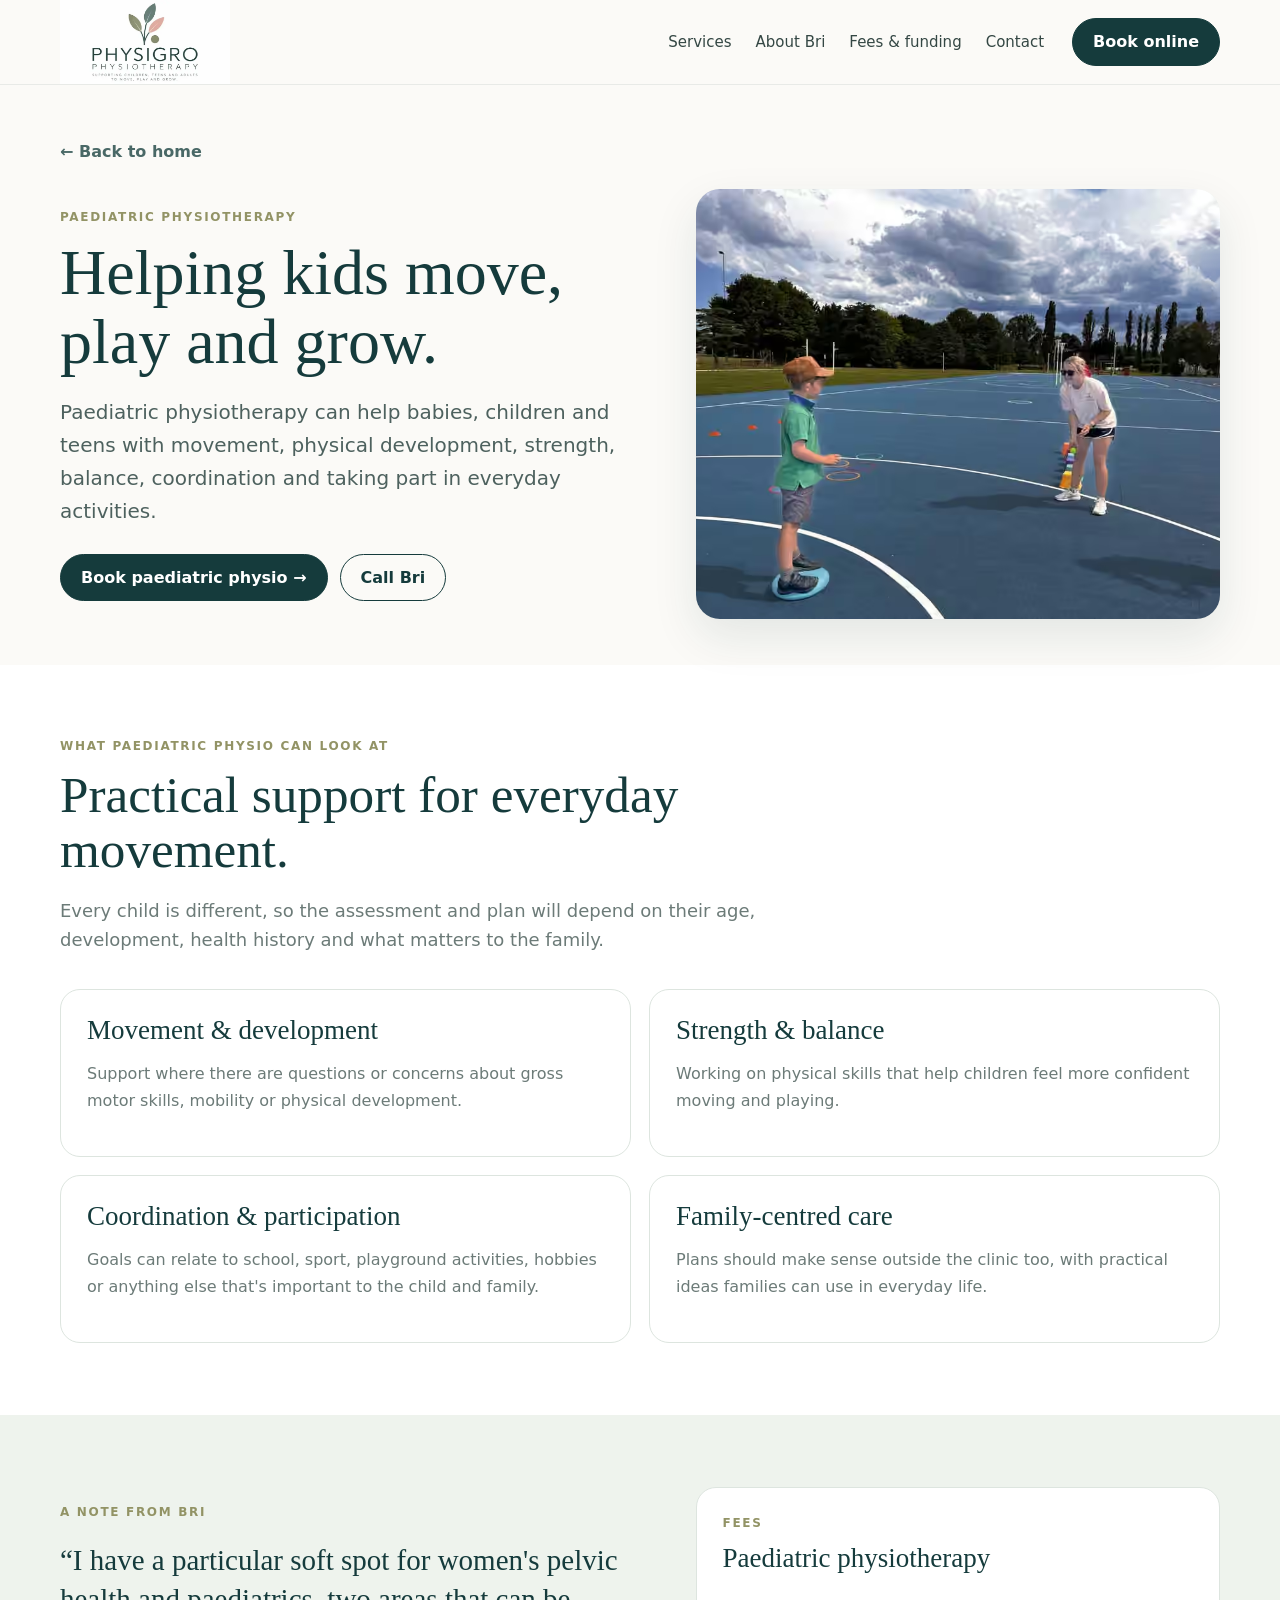
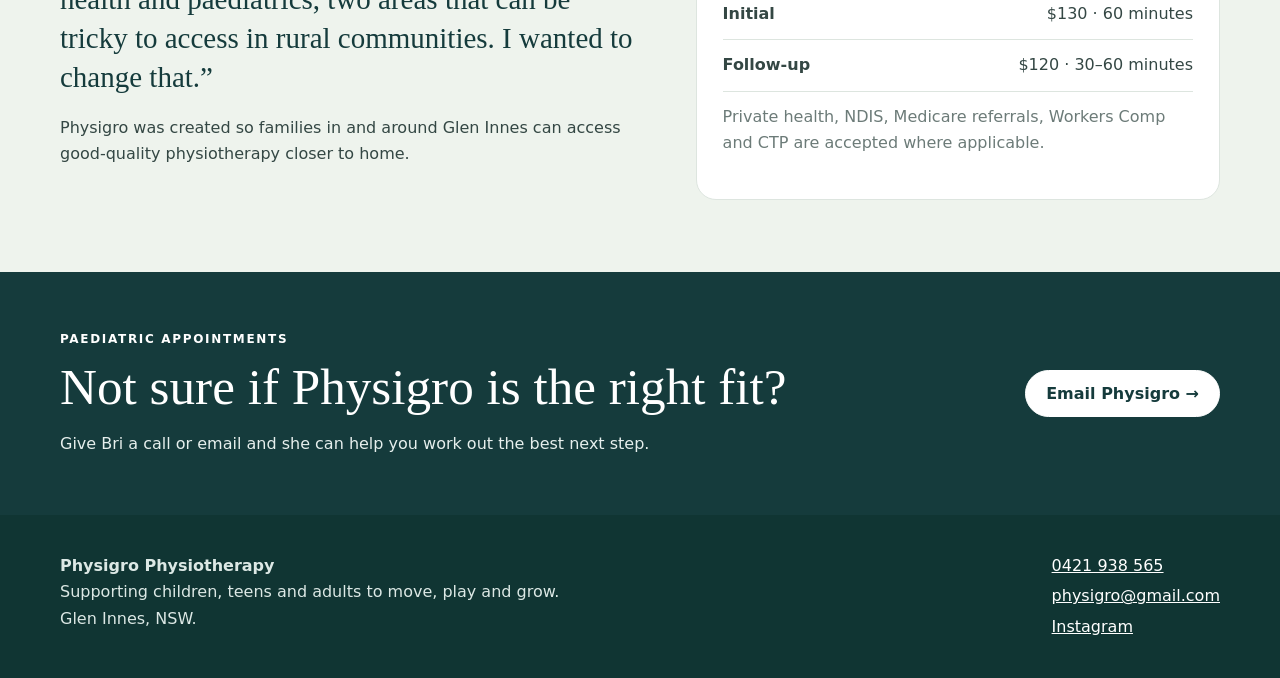
<file: paediatrics.html>
<!doctype html><html lang="en-AU"><head><meta charset="utf-8"><meta name="viewport" content="width=device-width,initial-scale=1"><meta name="theme-color" content="#fbfaf7"><meta name="robots" content="index,follow"><title>Paediatric Physiotherapy | Physigro Glen Innes</title><meta name="description" content="Paediatric physiotherapy in Glen Innes for babies, children and teens."><link rel="canonical" href="https://physigro.com.au/paediatrics.html"><link rel="stylesheet" href="styles.css"></head><body><a class="skip" href="#main">Skip to content</a><header><div class="wrap nav"><a class="brand" href="index.html" aria-label="Physigro home"><img src="physigro-logo.webp" alt="Physigro Physiotherapy"></a><nav class="links"><a href="index.html#services">Services</a><a href="about.html">About Bri</a><a href="fees.html">Fees & funding</a><a href="contact.html">Contact</a></nav><a class="btn" href="https://physigro.bookings.pracsuite.com" target="_blank" rel="noopener">Book online</a><button class="menu" aria-label="Open menu" aria-expanded="false" aria-controls="mobile-nav">☰</button></div><nav class="mobile-nav" id="mobile-nav"><a href="general-physio.html">General physio</a><a href="paediatrics.html">Paediatric physio</a><a href="pelvic-health.html">Women's pelvic health</a><a href="about.html">About Bri</a><a href="fees.html">Fees & funding</a><a href="contact.html">Contact</a><a href="https://physigro.bookings.pracsuite.com" target="_blank" rel="noopener">Book online →</a></nav></header><main id="main"><section class="page-hero"><div class="wrap"><a class="back" href="index.html">← Back to home</a><div class="page-grid"><div><div class="eyebrow">Paediatric physiotherapy</div><h1>Helping kids move, play and grow.</h1><p class="lead">Paediatric physiotherapy can help babies, children and teens with movement, physical development, strength, balance, coordination and taking part in everyday activities.</p><div class="actions"><a class="btn" href="https://physigro.bookings.pracsuite.com" target="_blank" rel="noopener">Book paediatric physio →</a><a class="btn secondary" href="tel:+61421938565">Call Bri</a></div></div><div class="page-photo landscape"><img src="paediatrics.avif" width="1400" height="1050" alt="Bri working with a child during an outdoor movement activity"></div></div></div></section><section class="section white"><div class="wrap"><div class="head"><div class="eyebrow">What paediatric physio can look at</div><h2>Practical support for everyday movement.</h2><p>Every child is different, so the assessment and plan will depend on their age, development, health history and what matters to the family.</p></div><div class="content-grid"><div class="content-card"><h3>Movement & development</h3><p>Support where there are questions or concerns about gross motor skills, mobility or physical development.</p></div><div class="content-card"><h3>Strength & balance</h3><p>Working on physical skills that help children feel more confident moving and playing.</p></div><div class="content-card"><h3>Coordination & participation</h3><p>Goals can relate to school, sport, playground activities, hobbies or anything else that's important to the child and family.</p></div><div class="content-card"><h3>Family-centred care</h3><p>Plans should make sense outside the clinic too, with practical ideas families can use in everyday life.</p></div></div></div></section><section class="section sage"><div class="wrap page-grid"><div><div class="eyebrow">A note from Bri</div><blockquote class="quote">“I have a particular soft spot for women's pelvic health and paediatrics, two areas that can be tricky to access in rural communities. I wanted to change that.”</blockquote><p>Physigro was created so families in and around Glen Innes can access good-quality physiotherapy closer to home.</p></div><div class="panel"><div class="eyebrow">Fees</div><h3>Paediatric physiotherapy</h3><div class="row"><b>Initial</b><span>$130 · 60 minutes</span></div><div class="row"><b>Follow-up</b><span>$120 · 30–60 minutes</span></div><p class="muted" style="margin-top:12px">Private health, NDIS, Medicare referrals, Workers Comp and CTP are accepted where applicable.</p></div></div></section><section class="cta"><div class="wrap cta-in"><div><div class="eyebrow">Paediatric appointments</div><h2>Not sure if Physigro is the right fit?</h2><p>Give Bri a call or email and she can help you work out the best next step.</p></div><a class="btn" href="mailto:physigro@gmail.com">Email Physigro →</a></div></section></main><footer><div class="wrap foot"><p><strong>Physigro Physiotherapy</strong><br>Supporting children, teens and adults to move, play and grow.<br>Glen Innes, NSW.</p><div class="footlinks"><a href="tel:+61421938565">0421 938 565</a><a href="mailto:physigro@gmail.com">physigro@gmail.com</a><a href="https://www.instagram.com/physigro/" target="_blank" rel="noopener">Instagram</a></div></div></footer><a class="mobilebook" href="https://physigro.bookings.pracsuite.com" target="_blank" rel="noopener">Book an appointment →</a><script>const b=document.querySelector('.menu'),n=document.querySelector('.mobile-nav');if(b&&n){b.onclick=()=>{const o=n.classList.toggle('open');b.setAttribute('aria-expanded',String(o))};n.querySelectorAll('a').forEach(a=>a.onclick=()=>{n.classList.remove('open');b.setAttribute('aria-expanded','false')})}</script></body></html>
</file>
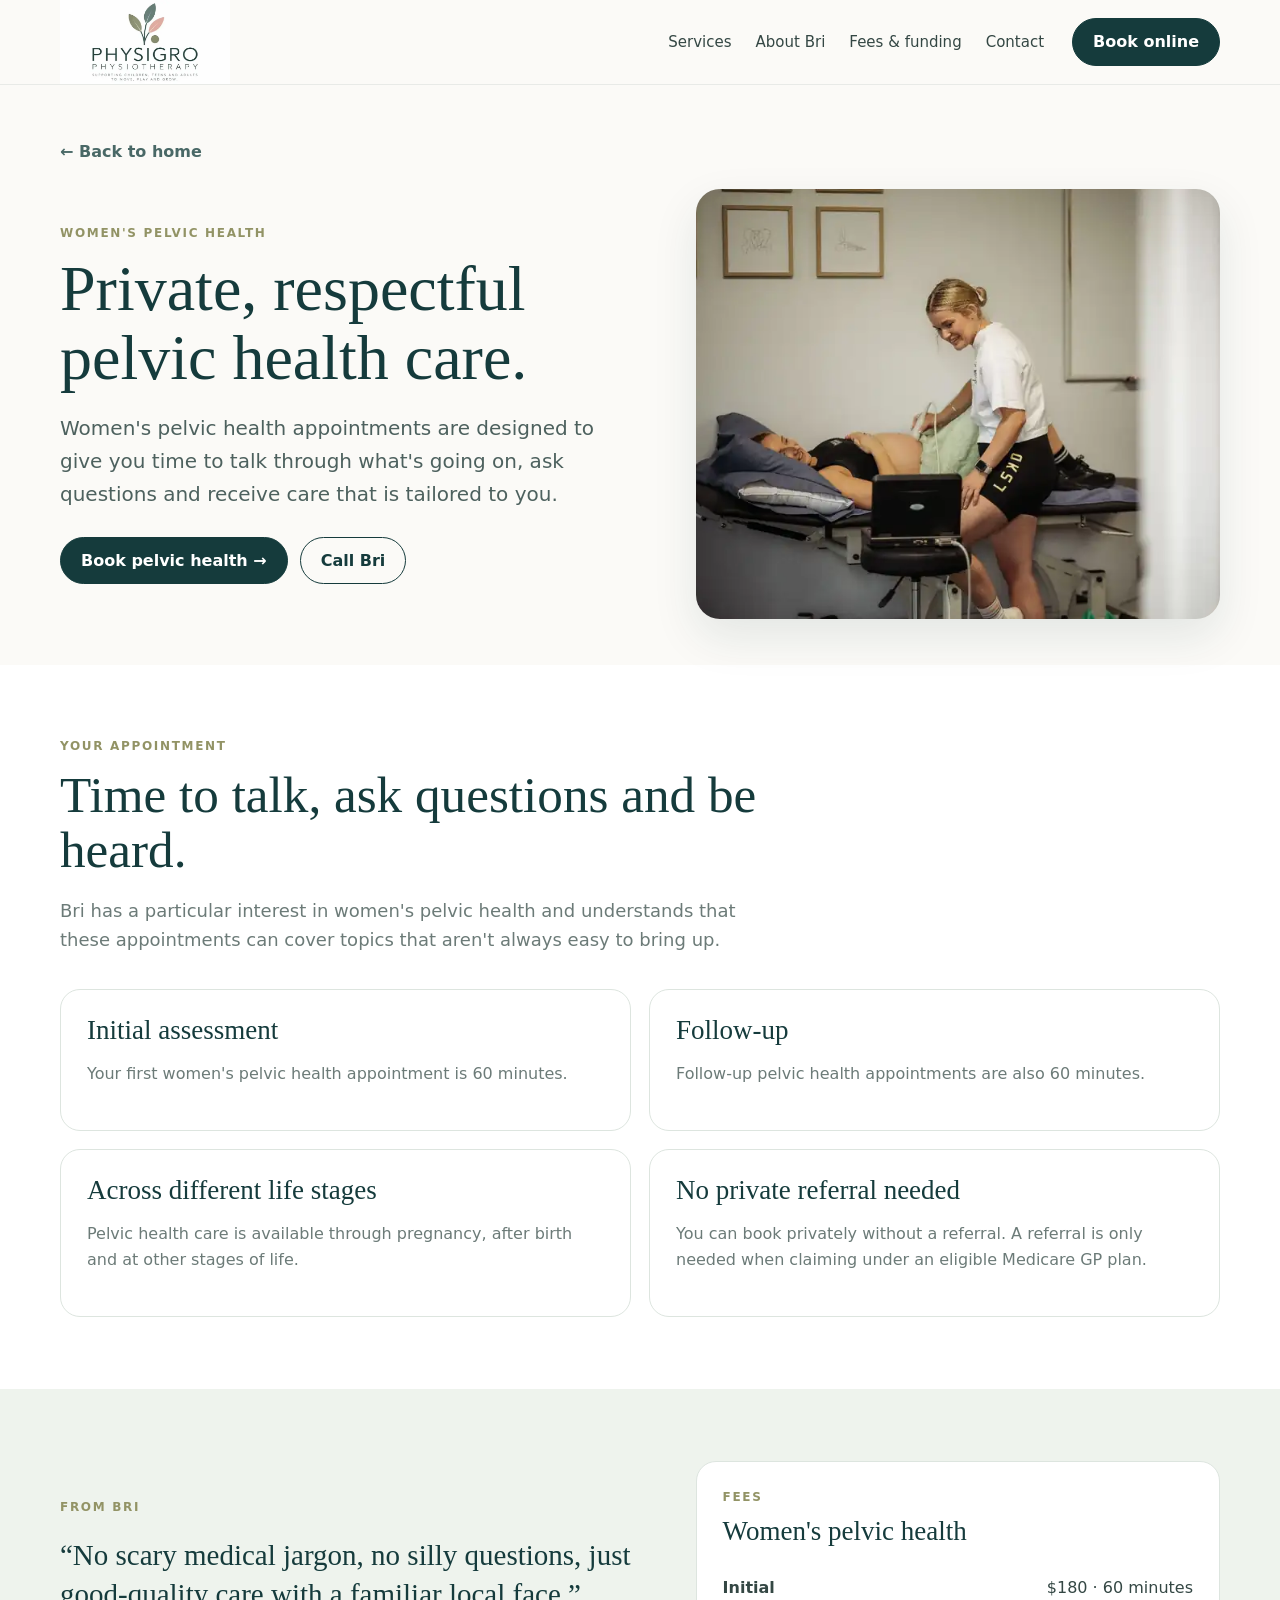
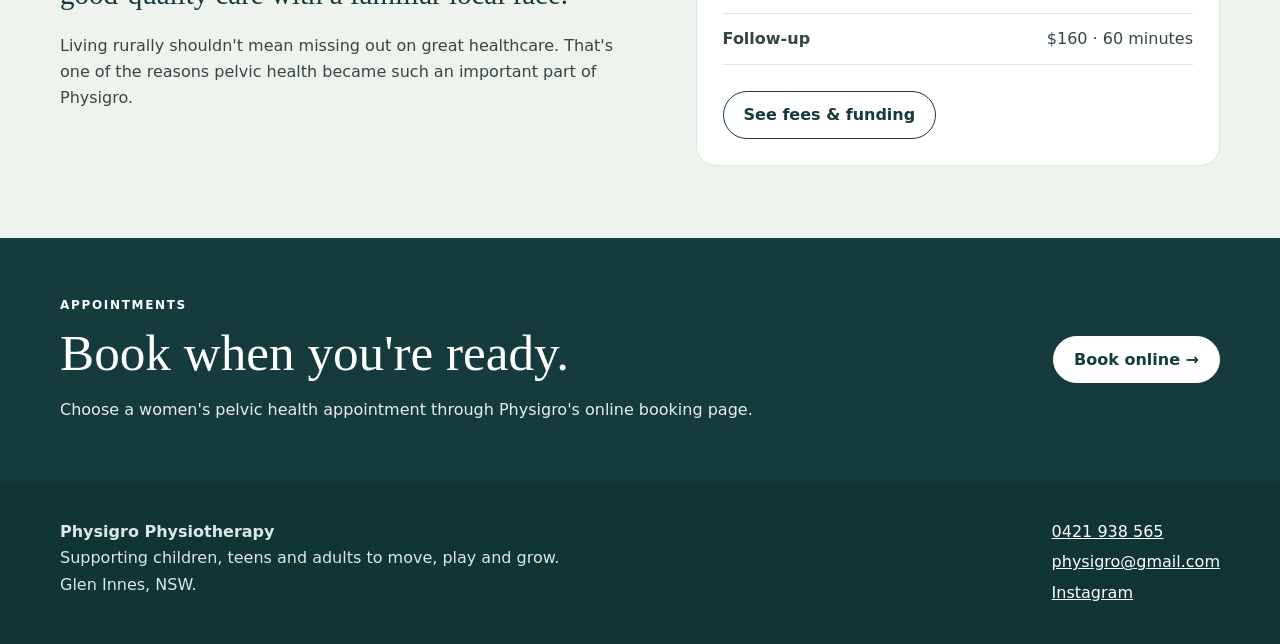
<file: pelvic-health.html>
<!doctype html><html lang="en-AU"><head><meta charset="utf-8"><meta name="viewport" content="width=device-width,initial-scale=1"><meta name="theme-color" content="#fbfaf7"><meta name="robots" content="index,follow"><title>Women's Pelvic Health Physiotherapy | Physigro Glen Innes</title><meta name="description" content="Women's pelvic health physiotherapy in Glen Innes, including care through pregnancy, after birth and other life stages."><link rel="canonical" href="https://physigro.com.au/pelvic-health.html"><link rel="stylesheet" href="styles.css"></head><body><a class="skip" href="#main">Skip to content</a><header><div class="wrap nav"><a class="brand" href="index.html" aria-label="Physigro home"><img src="physigro-logo.webp" alt="Physigro Physiotherapy"></a><nav class="links"><a href="index.html#services">Services</a><a href="about.html">About Bri</a><a href="fees.html">Fees & funding</a><a href="contact.html">Contact</a></nav><a class="btn" href="https://physigro.bookings.pracsuite.com" target="_blank" rel="noopener">Book online</a><button class="menu" aria-label="Open menu" aria-expanded="false" aria-controls="mobile-nav">☰</button></div><nav class="mobile-nav" id="mobile-nav"><a href="general-physio.html">General physio</a><a href="paediatrics.html">Paediatric physio</a><a href="pelvic-health.html">Women's pelvic health</a><a href="about.html">About Bri</a><a href="fees.html">Fees & funding</a><a href="contact.html">Contact</a><a href="https://physigro.bookings.pracsuite.com" target="_blank" rel="noopener">Book online →</a></nav></header><main id="main"><section class="page-hero"><div class="wrap"><a class="back" href="index.html">← Back to home</a><div class="page-grid"><div><div class="eyebrow">Women's pelvic health</div><h1>Private, respectful pelvic health care.</h1><p class="lead">Women's pelvic health appointments are designed to give you time to talk through what's going on, ask questions and receive care that is tailored to you.</p><div class="actions"><a class="btn" href="https://physigro.bookings.pracsuite.com" target="_blank" rel="noopener">Book pelvic health →</a><a class="btn secondary" href="tel:+61421938565">Call Bri</a></div></div><div class="page-photo landscape"><img src="pelvic-health.webp" width="1400" height="933" alt="Bri providing women's pelvic health physiotherapy care"></div></div></div></section><section class="section white"><div class="wrap"><div class="head"><div class="eyebrow">Your appointment</div><h2>Time to talk, ask questions and be heard.</h2><p>Bri has a particular interest in women's pelvic health and understands that these appointments can cover topics that aren't always easy to bring up.</p></div><div class="content-grid"><div class="content-card"><h3>Initial assessment</h3><p>Your first women's pelvic health appointment is 60 minutes.</p></div><div class="content-card"><h3>Follow-up</h3><p>Follow-up pelvic health appointments are also 60 minutes.</p></div><div class="content-card"><h3>Across different life stages</h3><p>Pelvic health care is available through pregnancy, after birth and at other stages of life.</p></div><div class="content-card"><h3>No private referral needed</h3><p>You can book privately without a referral. A referral is only needed when claiming under an eligible Medicare GP plan.</p></div></div></div></section><section class="section sage"><div class="wrap page-grid"><div><div class="eyebrow">From Bri</div><blockquote class="quote">“No scary medical jargon, no silly questions, just good-quality care with a familiar local face.”</blockquote><p>Living rurally shouldn't mean missing out on great healthcare. That's one of the reasons pelvic health became such an important part of Physigro.</p></div><div class="panel"><div class="eyebrow">Fees</div><h3>Women's pelvic health</h3><div class="row"><b>Initial</b><span>$180 · 60 minutes</span></div><div class="row"><b>Follow-up</b><span>$160 · 60 minutes</span></div><div class="actions"><a class="btn secondary" href="fees.html">See fees & funding</a></div></div></div></section><section class="cta"><div class="wrap cta-in"><div><div class="eyebrow">Appointments</div><h2>Book when you're ready.</h2><p>Choose a women's pelvic health appointment through Physigro's online booking page.</p></div><a class="btn" href="https://physigro.bookings.pracsuite.com" target="_blank" rel="noopener">Book online →</a></div></section></main><footer><div class="wrap foot"><p><strong>Physigro Physiotherapy</strong><br>Supporting children, teens and adults to move, play and grow.<br>Glen Innes, NSW.</p><div class="footlinks"><a href="tel:+61421938565">0421 938 565</a><a href="mailto:physigro@gmail.com">physigro@gmail.com</a><a href="https://www.instagram.com/physigro/" target="_blank" rel="noopener">Instagram</a></div></div></footer><a class="mobilebook" href="https://physigro.bookings.pracsuite.com" target="_blank" rel="noopener">Book an appointment →</a><script>const b=document.querySelector('.menu'),n=document.querySelector('.mobile-nav');if(b&&n){b.onclick=()=>{const o=n.classList.toggle('open');b.setAttribute('aria-expanded',String(o))};n.querySelectorAll('a').forEach(a=>a.onclick=()=>{n.classList.remove('open');b.setAttribute('aria-expanded','false')})}</script></body></html>
</file>
<file: styles.css>
:root{--ink:#153b3c;--teal:#496866;--cream:#fbfaf7;--sage:#eef3ed;--olive:#929365;--blush:#f8e9e4;--coral:#df9a8a;--text:#344744;--muted:#6c7b78;--line:#dde5df;--white:#fff;--shadow:0 18px 45px rgba(21,59,60,.10);--radius:24px;--max:1160px}
*{box-sizing:border-box}html{scroll-behavior:smooth}body{margin:0;background:var(--cream);color:var(--text);font-family:Inter,system-ui,-apple-system,BlinkMacSystemFont,"Segoe UI",sans-serif;line-height:1.65}img{display:block;max-width:100%}a{color:inherit}.wrap{width:min(var(--max),calc(100% - 40px));margin-inline:auto}.skip{position:absolute;left:-9999px}.skip:focus{left:16px;top:16px;background:#fff;padding:10px 14px;border-radius:8px;z-index:1000}header{position:sticky;top:0;z-index:40;background:rgba(251,250,247,.96);backdrop-filter:blur(12px);border-bottom:1px solid rgba(21,59,60,.08)}.nav{min-height:84px;display:flex;align-items:center;gap:28px}.brand{display:flex;margin-right:auto;text-decoration:none}.brand img{width:170px;height:auto}.links{display:flex;gap:24px;align-items:center;font-size:15px}.links a{text-decoration:none}.links a:hover{color:var(--ink)}.menu{display:none;border:0;background:transparent;font-size:28px;color:var(--ink);cursor:pointer}.mobile-nav{display:none}.btn{display:inline-flex;align-items:center;justify-content:center;gap:8px;background:var(--ink);color:#fff;text-decoration:none;font-weight:750;border:1px solid var(--ink);border-radius:999px;padding:13px 20px;line-height:1.2}.btn:hover{filter:brightness(1.06)}.btn.secondary{background:transparent;color:var(--ink)}.hero{padding:72px 0 64px}.hero-grid,.page-grid{display:grid;grid-template-columns:1.05fr .95fr;gap:56px;align-items:center}.eyebrow{text-transform:uppercase;letter-spacing:.14em;font-size:12px;font-weight:800;color:var(--olive);margin-bottom:10px}h1,h2,h3{font-family:Georgia,"Times New Roman",serif;color:var(--ink);line-height:1.08;margin:0 0 16px;font-weight:500}h1{font-size:clamp(44px,6vw,76px)}h2{font-size:clamp(34px,4vw,52px)}h3{font-size:27px}.lead{font-size:20px;max-width:680px;color:#4d615e}.actions{display:flex;gap:12px;flex-wrap:wrap;margin-top:26px}.trust{display:flex;flex-wrap:wrap;gap:9px;margin-top:26px}.trust span{background:var(--sage);padding:8px 12px;border-radius:999px;color:var(--ink);font-size:13px;font-weight:700}.hero-photo,.page-photo{position:relative;overflow:hidden;background:var(--sage);border-radius:var(--radius);box-shadow:var(--shadow)}.hero-photo img{width:100%;height:590px;object-fit:cover;object-position:center 30%}.photo-badge{position:absolute;left:18px;right:18px;bottom:18px;background:rgba(255,255,255,.93);backdrop-filter:blur(8px);border-radius:16px;padding:14px 16px;color:var(--ink);display:flex;flex-direction:column}.section{padding:72px 0}.white{background:#fff}.sage{background:var(--sage)}.blush{background:var(--blush)}.head{max-width:720px;margin-bottom:34px}.head p{font-size:18px;color:var(--muted)}.cards{display:grid;grid-template-columns:repeat(3,1fr);gap:20px}.card{overflow:hidden;background:#fff;border:1px solid var(--line);border-radius:22px}.card-img{height:260px;overflow:hidden;background:var(--sage)}.card-img img{width:100%;height:100%;object-fit:cover}.card-img.general img{object-position:center 45%}.card-img.paeds img{object-position:center 43%}.card-img.pelvic img{object-position:center 45%}.card-body{padding:25px}.card-body p{color:var(--muted)}.more{color:var(--ink);font-weight:800;text-decoration:none}.about{display:grid;grid-template-columns:.8fr 1.2fr;gap:56px;align-items:center}.about-card{overflow:hidden;background:#fff;border-radius:22px;box-shadow:var(--shadow);padding-bottom:20px}.about-card img{width:100%;height:420px;object-fit:cover;object-position:center 25%}.about-card strong,.about-card span{display:block;padding-inline:20px}.about-card strong{font-family:Georgia,serif;color:var(--ink);font-size:25px;margin-top:18px}.about-card span{color:var(--muted)}.quote{font-family:Georgia,"Times New Roman",serif;color:var(--ink);font-size:29px;line-height:1.35;margin:18px 0}.quick{display:grid;grid-template-columns:repeat(3,1fr);gap:18px}.quickitem{padding:22px;border:1px solid var(--line);border-radius:18px}.quickitem b,.quickitem span{display:block}.quickitem b{color:var(--ink)}.quickitem span{color:var(--muted)}.cta{padding:58px 0;background:var(--ink);color:#fff}.cta h2,.cta .eyebrow{color:#fff}.cta p{margin:0;color:#e6efed}.cta-in{display:flex;align-items:center;justify-content:space-between;gap:30px}.cta .btn{background:#fff;color:var(--ink);border-color:#fff}.page-hero{padding:54px 0 46px}.back{display:inline-block;margin-bottom:24px;color:var(--teal);text-decoration:none;font-weight:700}.page-hero h1{font-size:clamp(42px,5vw,66px)}.page-photo.landscape img{width:100%;height:430px;object-fit:cover}.page-photo.portrait img{width:100%;height:560px;object-fit:cover;object-position:center 25%}.content-grid{display:grid;grid-template-columns:repeat(2,1fr);gap:18px}.content-card,.panel,.detailbody{background:#fff;border:1px solid var(--line);border-radius:20px;padding:26px}.content-card p,.muted{color:var(--muted)}.panel .row,.row{display:flex;justify-content:space-between;gap:20px;padding:12px 0;border-bottom:1px solid var(--line)}.row:last-child{border-bottom:0}.pricegrid{display:grid;grid-template-columns:repeat(2,1fr);gap:18px}.price{background:#fff;border:1px solid var(--line);border-radius:20px;padding:24px}.price .row{align-items:flex-start}.funding{display:grid;grid-template-columns:repeat(3,1fr);gap:18px}.highlight{background:var(--blush);border-radius:16px;padding:18px;color:var(--ink);font-weight:700}.visit{display:grid;grid-template-columns:1fr 1fr;gap:22px}.small{font-size:14px;color:var(--muted)}footer{background:#103533;color:#dce8e5;padding:38px 0}.foot{display:flex;justify-content:space-between;gap:32px;flex-wrap:wrap}.foot p{margin:0}.foot a{color:#fff}.footlinks{display:flex;flex-direction:column;gap:4px}.mobilebook{display:none;position:fixed;left:14px;right:14px;bottom:14px;z-index:60;background:var(--ink);color:#fff;border-radius:999px;padding:15px 18px;text-align:center;text-decoration:none;font-weight:800;box-shadow:0 12px 30px rgba(0,0,0,.2)}
@media(max-width:900px){.links,.nav>.btn{display:none}.menu{display:block}.mobile-nav{position:absolute;top:84px;left:0;right:0;background:var(--cream);border-bottom:1px solid var(--line);padding:12px 20px 20px;box-shadow:0 20px 30px rgba(21,59,60,.08)}.mobile-nav.open{display:grid;gap:4px}.mobile-nav a{text-decoration:none;padding:10px 4px;color:var(--ink);font-weight:700}.hero-grid,.page-grid,.about,.visit{grid-template-columns:1fr}.hero{padding-top:46px}.hero-photo img{height:500px}.page-photo.landscape img{height:390px}.page-photo.portrait img{height:500px}.cards{grid-template-columns:1fr}.card{display:grid;grid-template-columns:.9fr 1.1fr}.card-img{height:100%;min-height:250px}.quick,.funding{grid-template-columns:1fr}.cta-in{align-items:flex-start;flex-direction:column}.mobilebook{display:block}body{padding-bottom:76px}}
@media(max-width:620px){.wrap{width:min(var(--max),calc(100% - 28px))}.brand img{width:148px}.hero-photo img{height:420px}.page-photo.landscape img{height:320px}.page-photo.portrait img{height:430px}.content-grid,.pricegrid{grid-template-columns:1fr}.card{display:block}.card-img{height:260px}.quote{font-size:25px}.section{padding:56px 0}.hero{padding-bottom:50px}.photo-badge{left:12px;right:12px;bottom:12px}.panel .row,.row{flex-direction:column;gap:4px}.cta{padding:48px 0}}
</file>
